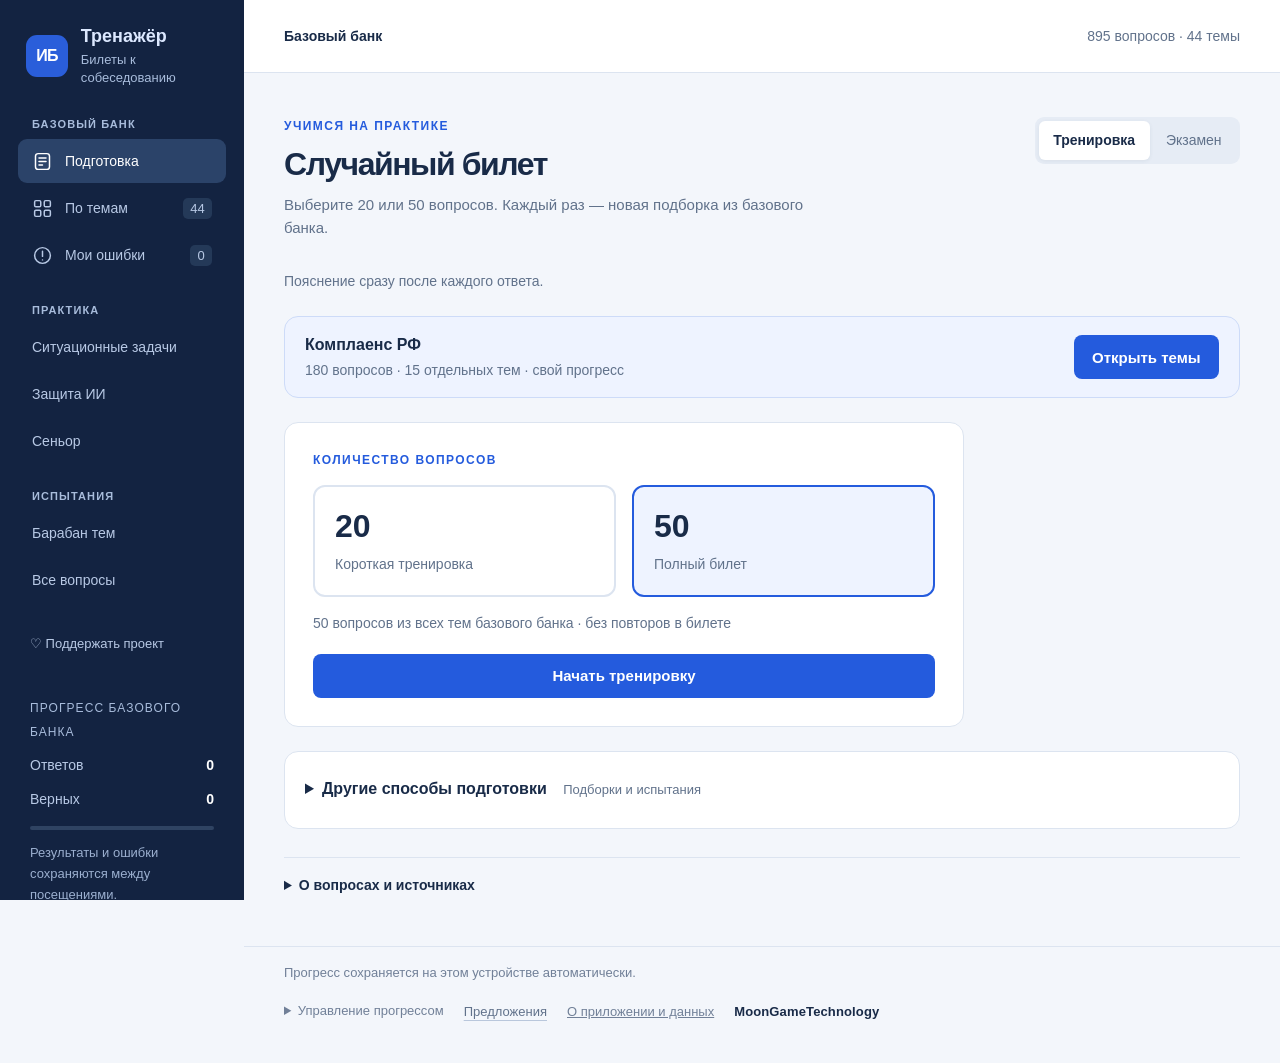
<file: index.html>
<!doctype html>
<html lang="ru">
<head>
  <meta charset="utf-8">
  <meta name="viewport" content="width=device-width, initial-scale=1, viewport-fit=cover">
  <meta name="theme-color" content="#132341">
  <meta name="description" content="Тренажёр по информационной безопасности: 1015 вопросов, инструменты ИБ, темы OSI, законодательства РФ и GDPR, задания по материалам собеседований и сертификаций, случайные билеты по 20 или 50 вопросов с сохранением прогресса.">
  <title>ИБ · Тренажёр билетов</title>
  <link rel="icon" type="image/svg+xml" href="data:image/svg+xml,%3Csvg xmlns='http://www.w3.org/2000/svg' viewBox='0 0 32 32'%3E%3Crect width='32' height='32' rx='8' fill='%23132341'/%3E%3Cpath d='M9 16l5 5 10-11' fill='none' stroke='%2371b6ff' stroke-width='3' stroke-linecap='round' stroke-linejoin='round'/%3E%3C/svg%3E">
  <link rel="stylesheet" href="./style.css">
  <link rel="stylesheet" href="./feedback.css">
  <script src="./feedback.js" defer></script>
  <script src="./glossary.js" defer></script>
  <script src="./compliance-glossary.js" defer></script>
  <script src="./basic-bank.js" defer></script>
  <script src="./app.js" defer></script>
</head>
<body>
  <a class="skip-link" href="#main">К вопросам</a>
  <div class="app-shell">
    <aside class="sidebar" aria-label="Навигация">
      <a class="brand" href="#" id="brand"><span class="brand-mark" aria-hidden="true">ИБ</span><span>Тренажёр<span class="brand-sub">Билеты к собеседованию</span></span></a>
<details class="mode-menu" open><summary>Режимы <span>Случайный билет</span></summary><div class="mode-menu-content">      <nav class="navigation primary-navigation" aria-label="Базовый банк"><span class="nav-group-label">Базовый банк</span>
        <button class="nav-item active" data-page="tickets" aria-current="page"><span data-icon="tickets" aria-hidden="true"></span><span>Подготовка</span><span class="nav-count sr-only" id="ticket-count">…</span></button>
        <button class="nav-item" data-page="topics"><span data-icon="topics" aria-hidden="true"></span><span>По темам</span><span class="nav-count" id="topic-count">…</span></button>
        <button class="nav-item" data-page="mistakes"><span data-icon="mistakes" aria-hidden="true"></span><span>Мои ошибки</span><span class="nav-count" id="mistake-count">0</span></button>
      </nav><nav class="navigation" aria-label="Практика"><span class="nav-group-label">Практика</span><a class="nav-item" href="./scenarios.html">Ситуационные задачи</a><a class="nav-item" href="./ai-security.html">Защита ИИ</a><a class="nav-item" href="./senior.html">Сеньор</a></nav><nav class="navigation" aria-label="Испытания"><span class="nav-group-label">Испытания</span><a class="nav-item" href="./topic-wheel.html">Барабан тем</a><a class="nav-item" href="./all-questions.html">Все вопросы</a></nav></div></details>
      <a class="support-link" href="./support.html">♡ Поддержать проект</a>
      <div class="session-stats">
        <span class="sidebar-label">Прогресс базового банка</span>
        <div class="stat-row"><span>Ответов</span><strong id="stat-total">0</strong></div>
        <div class="stat-row"><span>Верных</span><strong id="stat-correct">0</strong></div>
        <div class="stat-track" aria-hidden="true"><span id="stat-bar"></span></div>
        <p id="sidebar-storage-status">Результаты и ошибки сохраняются между посещениями.</p>
      </div>
      <div class="source-note"><span data-icon="document" aria-hidden="true"></span><div>Исходный документ и авторские вопросы по открытым источникам</div></div>
    </aside>
    <div class="workspace">
      <header class="topbar"><span>Базовый банк</span><span class="dataset-info" id="dataset-info">Загружаем базу…</span></header>
      <main id="main" tabindex="-1"><div class="loading">Загружаем вопросы…</div></main>
      <footer class="footer"><span id="storage-status" role="status">Прогресс сохраняется на этом устройстве автоматически.</span><details class="progress-settings"><summary>Управление прогрессом</summary><button class="button ghost" id="reset-progress">Сбросить прогресс</button></details><button type="button" class="footer-feedback" data-question-feedback="suggestion">Предложения</button><a href="./privacy.html">О приложении и данных</a><span class="footer-brand">MoonGameTechnology</span></footer>
    </div>
  </div>
  <dialog id="term-dialog" class="term-dialog" aria-labelledby="term-title" aria-describedby="term-description">
    <div class="term-heading"><div><span class="eyebrow">Простыми словами</span><h2 id="term-title"></h2></div><button type="button" class="term-close" id="term-close" aria-label="Закрыть пояснение"><svg viewBox="0 0 24 24" fill="none" stroke="currentColor" stroke-width="2" aria-hidden="true"><path d="m6 6 12 12M18 6 6 18"/></svg></button></div>
    <p id="term-description"></p>
    <div class="term-example"><strong>Например</strong><p id="term-example"></p></div>
  </dialog>
  <dialog id="confirm-dialog" aria-labelledby="dialog-title">
    <h2 id="dialog-title"></h2><p id="dialog-message"></p>
    <div class="dialog-actions"><button class="button secondary" id="dialog-cancel">Продолжить</button><button class="button primary" id="dialog-ok">Завершить</button></div>
  </dialog>
  <div class="sr-only" id="announcement" aria-live="polite" aria-atomic="true"></div>
  <script>
    (() => {
      const menu = document.querySelector('.mode-menu');
      const mobile = matchMedia('(max-width: 800px)');
      const syncMenu = () => { menu.open = !mobile.matches; };
      syncMenu();
      mobile.addEventListener('change', syncMenu);
      menu.addEventListener('click', event => {
        if (mobile.matches && event.target.closest('[data-page]')) menu.open = false;
      });
    })();
  </script>
</body>
</html>
</file>
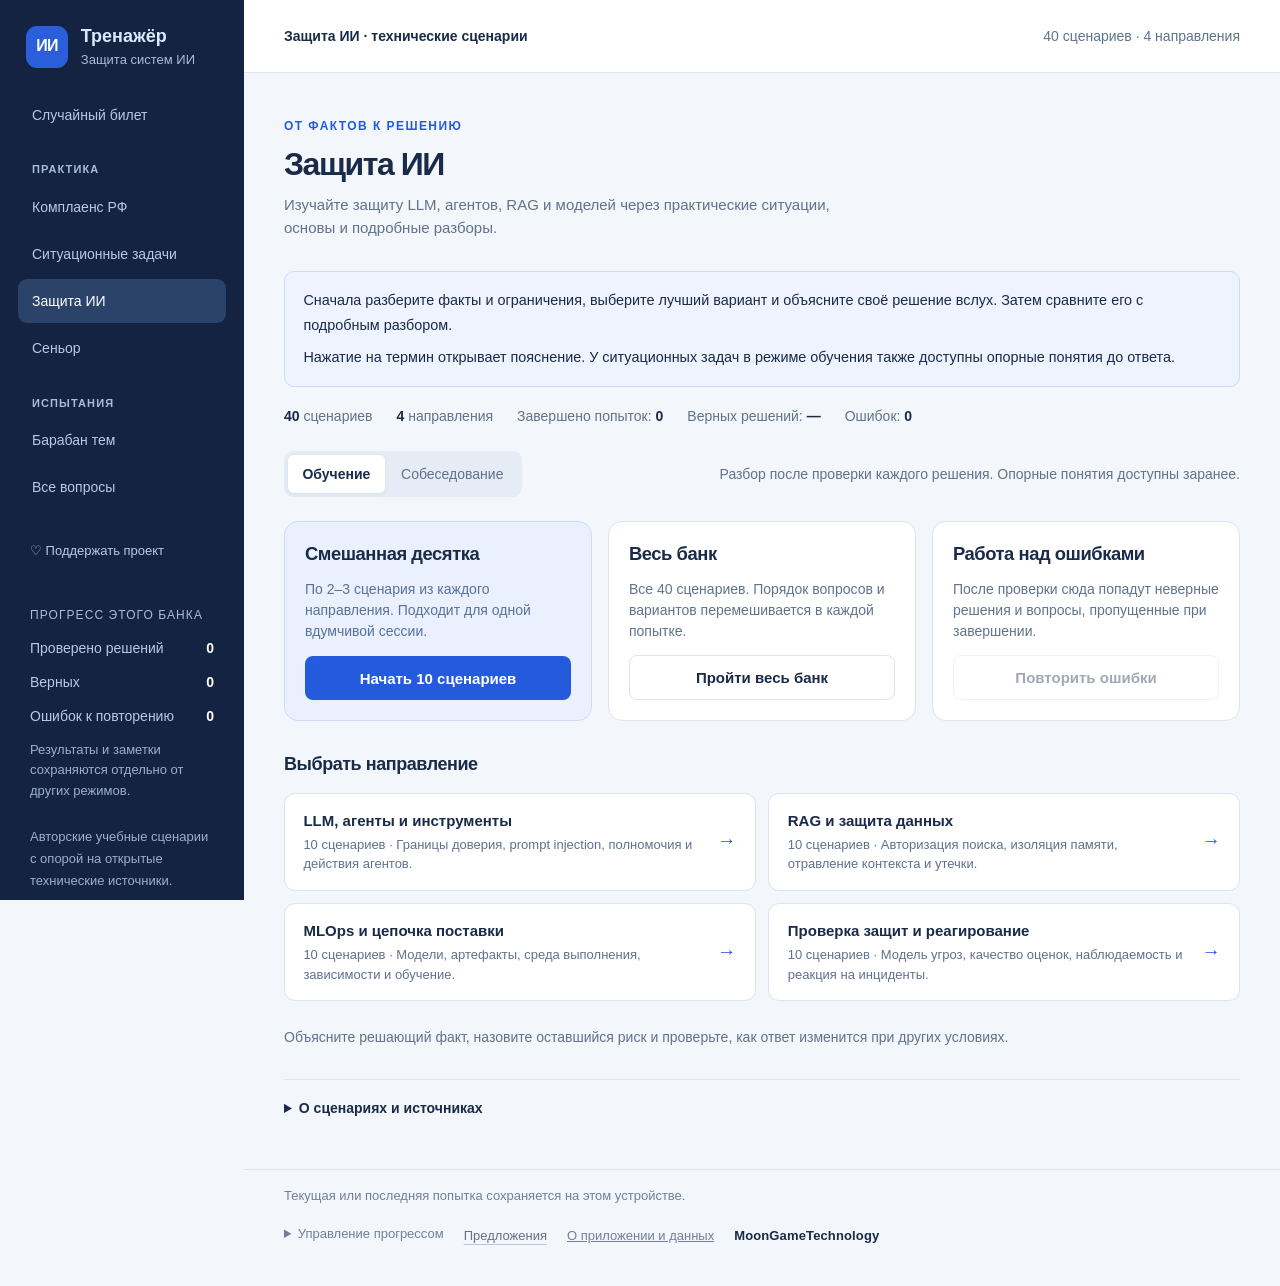
<file: ai-security.html>
<!doctype html>
<html lang="ru">
<head>
  <meta charset="utf-8">
  <meta name="viewport" content="width=device-width, initial-scale=1, viewport-fit=cover">
  <meta name="theme-color" content="#132341">
  <meta name="description" content="Тренажёр по защите систем ИИ: безопасность агентов, RAG, данных и MLOps, оценка защитных мер. Отдельный банк сценариев с подробными объяснениями.">
  <title>Защита ИИ · Тренажёр по ИБ</title>
  <link rel="icon" type="image/svg+xml" href="data:image/svg+xml,%3Csvg xmlns='http://www.w3.org/2000/svg' viewBox='0 0 32 32'%3E%3Crect width='32' height='32' rx='8' fill='%23132341'/%3E%3Cpath d='M9 16l5 5 10-11' fill='none' stroke='%2371b6ff' stroke-width='3' stroke-linecap='round' stroke-linejoin='round'/%3E%3C/svg%3E">
  <link rel="stylesheet" href="./style.css">
  <link rel="stylesheet" href="./case-trainer.css">
  <link rel="stylesheet" href="./feedback.css">
  <script src="./feedback.js" defer></script>
  <script src="./glossary.js" defer></script>
  <script src="./case-trainer.js" defer></script>
</head>
<body data-bank="ai-security">
  <a class="skip-link" href="#main">К сценариям</a>
  <div class="app-shell">
    <aside class="sidebar" aria-label="Навигация">
      <a class="brand" href="./index.html"><span class="brand-mark" aria-hidden="true">ИИ</span><span>Тренажёр<span class="brand-sub">Защита систем ИИ</span></span></a>
<details class="mode-menu" open><summary>Режимы <span>Защита ИИ</span></summary><div class="mode-menu-content"><nav class="navigation primary-navigation" aria-label="Базовая подготовка"><a class="nav-item" href="./index.html">Случайный билет</a></nav><nav class="navigation" aria-label="Практика"><span class="nav-group-label">Практика</span><a class="nav-item" href="./compliance.html">Комплаенс РФ</a><a class="nav-item" href="./scenarios.html">Ситуационные задачи</a><a class="nav-item active" href="./ai-security.html" aria-current="page">Защита ИИ</a><a class="nav-item" href="./senior.html">Сеньор</a></nav><nav class="navigation" aria-label="Испытания"><span class="nav-group-label">Испытания</span><a class="nav-item" href="./topic-wheel.html">Барабан тем</a><a class="nav-item" href="./all-questions.html">Все вопросы</a></nav></div></details>
      <a class="support-link" href="./support.html">♡ Поддержать проект</a>
      <div class="session-stats">
        <span class="sidebar-label">Прогресс этого банка</span>
        <div class="stat-row"><span>Проверено решений</span><strong id="stat-total">0</strong></div>
        <div class="stat-row"><span>Верных</span><strong id="stat-correct">0</strong></div>
        <div class="stat-row"><span>Ошибок к повторению</span><strong id="stat-errors">0</strong></div>
        <p>Результаты и заметки сохраняются отдельно от других режимов.</p>
      </div>
      <div class="source-note">Авторские учебные сценарии с опорой на открытые технические источники.</div>
    </aside>
    <div class="workspace">
      <header class="topbar"><span>Защита ИИ · технические сценарии</span><span class="dataset-info" id="dataset-info">Загружаем банк…</span></header>
      <main id="main" tabindex="-1"><div class="loading" role="status">Загружаем сценарии…</div></main>
      <footer class="footer"><span id="storage-status" role="status">Прогресс сохраняется на этом устройстве.</span><details class="progress-settings"><summary>Управление прогрессом</summary><button class="button ghost" id="reset-progress" disabled>Сбросить этот банк</button></details><button type="button" class="footer-feedback" data-question-feedback="suggestion">Предложения</button><a href="./privacy.html">О приложении и данных</a><span class="footer-brand">MoonGameTechnology</span></footer>
    </div>
  </div>
  <dialog id="term-dialog" class="term-dialog" aria-labelledby="term-title" aria-describedby="term-description">
    <div class="term-heading"><div><span class="eyebrow">Простыми словами</span><h2 id="term-title"></h2></div><button type="button" class="term-close" id="term-close" aria-label="Закрыть пояснение"><svg viewBox="0 0 24 24" fill="none" stroke="currentColor" stroke-width="2" aria-hidden="true"><path d="m6 6 12 12M18 6 6 18"/></svg></button></div>
    <p id="term-description"></p>
    <div class="term-example"><strong>Например</strong><p id="term-example"></p></div>
  </dialog>
  <dialog id="confirm-dialog" aria-labelledby="dialog-title" aria-describedby="dialog-message">
    <h2 id="dialog-title"></h2><p id="dialog-message"></p>
    <div class="dialog-actions"><button class="button secondary" id="dialog-cancel" autofocus>Отмена</button><button class="button primary" id="dialog-ok">Подтвердить</button></div>
  </dialog>
  <div class="sr-only" id="announcement" aria-live="polite" aria-atomic="true"></div>
  <script>
    (() => {
      const menu = document.querySelector('.mode-menu');
      const mobile = matchMedia('(max-width: 800px)');
      const syncMenu = () => { menu.open = !mobile.matches; };
      syncMenu();
      mobile.addEventListener('change', syncMenu);
      menu.addEventListener('click', event => {
        if (mobile.matches && event.target.closest('[data-page]')) menu.open = false;
      });
    })();
  </script>
</body>
</html>
</file>
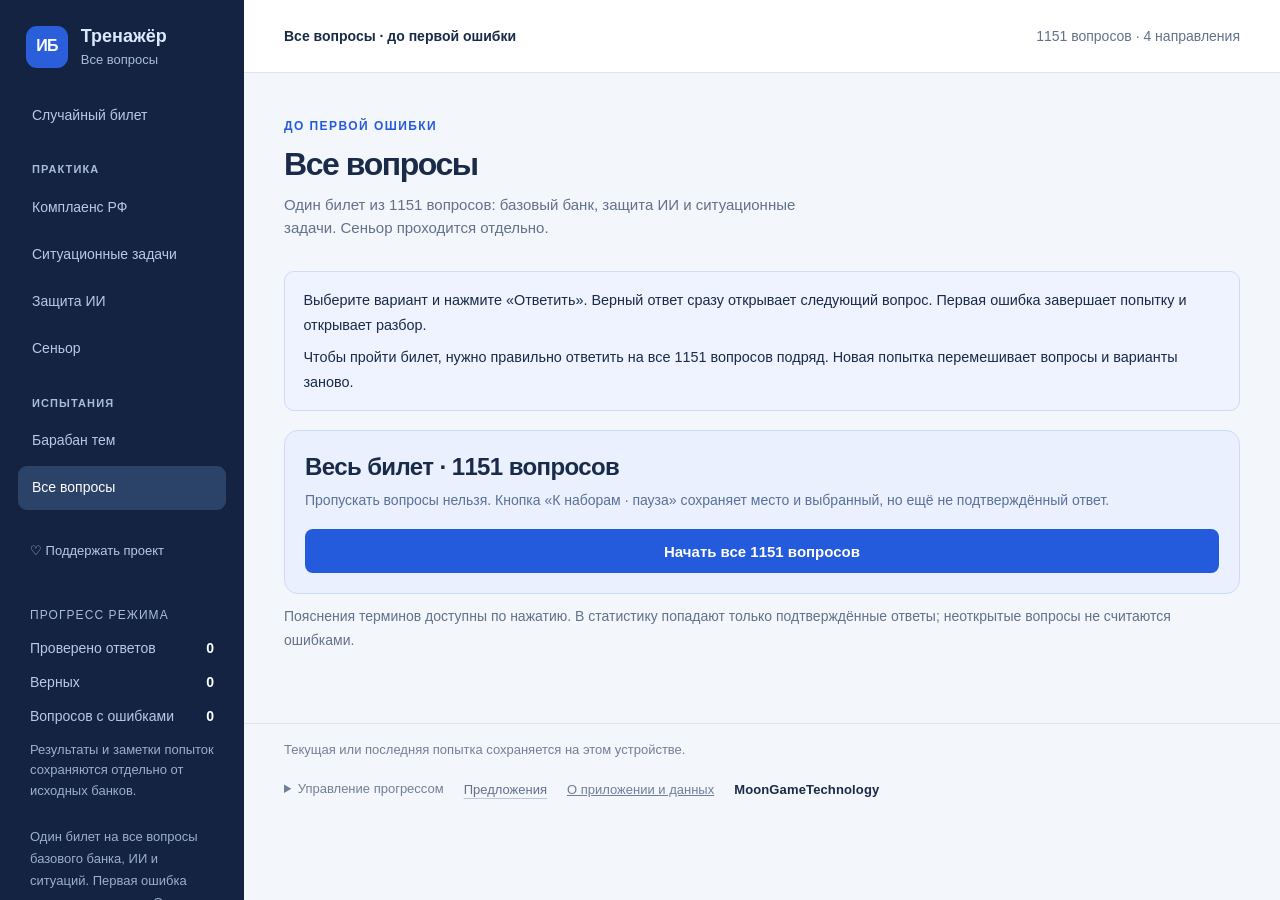
<file: all-questions.html>
<!doctype html>
<html lang="ru">
<head>
  <meta charset="utf-8">
  <meta name="viewport" content="width=device-width, initial-scale=1, viewport-fit=cover">
  <meta name="theme-color" content="#132341">
  <meta name="description" content="Все вопросы по информационной безопасности: базовый банк, комплаенс РФ, защита ИИ и ситуационные задачи по MITRE ATT&CK, OWASP и CVE. Один билет до первой ошибки, перемешивание каждой попытки, сохранение прогресса и пояснения терминов. Сеньор доступен отдельно.">
  <title>Все вопросы · Тренажёр по ИБ</title>
  <link rel="icon" type="image/svg+xml" href="data:image/svg+xml,%3Csvg xmlns='http://www.w3.org/2000/svg' viewBox='0 0 32 32'%3E%3Crect width='32' height='32' rx='8' fill='%23132341'/%3E%3Cpath d='M9 16l5 5 10-11' fill='none' stroke='%2371b6ff' stroke-width='3' stroke-linecap='round' stroke-linejoin='round'/%3E%3C/svg%3E">
  <link rel="stylesheet" href="./style.css">
  <link rel="stylesheet" href="./case-trainer.css">
  <link rel="stylesheet" href="./feedback.css">
  <script src="./feedback.js" defer></script>
  <script src="./glossary.js" defer></script>
  <script src="./compliance-glossary.js" defer></script>
  <script src="./basic-bank.js" defer></script>
  <script src="./all-questions.js" defer></script>
  <script src="./case-trainer.js" defer></script>
</head>
<body data-bank="all-questions">
  <a class="skip-link" href="#main">К вопросам</a>
  <div class="app-shell">
    <aside class="sidebar" aria-label="Навигация">
      <a class="brand" href="./index.html"><span class="brand-mark" aria-hidden="true">ИБ</span><span>Тренажёр<span class="brand-sub">Все вопросы</span></span></a>
<details class="mode-menu" open><summary>Режимы <span>Все вопросы</span></summary><div class="mode-menu-content"><nav class="navigation primary-navigation" aria-label="Базовая подготовка"><a class="nav-item" href="./index.html">Случайный билет</a></nav><nav class="navigation" aria-label="Практика"><span class="nav-group-label">Практика</span><a class="nav-item" href="./compliance.html">Комплаенс РФ</a><a class="nav-item" href="./scenarios.html">Ситуационные задачи</a><a class="nav-item" href="./ai-security.html">Защита ИИ</a><a class="nav-item" href="./senior.html">Сеньор</a></nav><nav class="navigation" aria-label="Испытания"><span class="nav-group-label">Испытания</span><a class="nav-item" href="./topic-wheel.html">Барабан тем</a><a class="nav-item active" href="./all-questions.html" aria-current="page">Все вопросы</a></nav></div></details>
      <a class="support-link" href="./support.html">♡ Поддержать проект</a>
      <div class="session-stats">
        <span class="sidebar-label">Прогресс режима</span>
        <div class="stat-row"><span>Проверено ответов</span><strong id="stat-total">0</strong></div>
        <div class="stat-row"><span>Верных</span><strong id="stat-correct">0</strong></div>
        <div class="stat-row"><span>Вопросов с ошибками</span><strong id="stat-errors">0</strong></div>
        <p>Результаты и заметки попыток сохраняются отдельно от исходных банков.</p>
      </div>
      <div class="source-note">Один билет на все вопросы базового банка, ИИ и ситуаций. Первая ошибка завершает попытку. Сеньор доступен отдельно.</div>
    </aside>
    <div class="workspace">
      <header class="topbar"><span>Все вопросы · до первой ошибки</span><span class="dataset-info" id="dataset-info">Загружаем подборку…</span></header>
      <main id="main" tabindex="-1"><div class="loading" role="status">Загружаем все вопросы…</div></main>
      <footer class="footer"><span id="storage-status" role="status">Прогресс сохраняется на этом устройстве.</span><details class="progress-settings"><summary>Управление прогрессом</summary><button class="button ghost" id="reset-progress" disabled>Сбросить прогресс режима</button></details><button type="button" class="footer-feedback" data-question-feedback="suggestion">Предложения</button><a href="./privacy.html">О приложении и данных</a><span class="footer-brand">MoonGameTechnology</span></footer>
    </div>
  </div>
  <dialog id="term-dialog" class="term-dialog" aria-labelledby="term-title" aria-describedby="term-description">
    <div class="term-heading"><div><span class="eyebrow">Простыми словами</span><h2 id="term-title"></h2></div><button type="button" class="term-close" id="term-close" aria-label="Закрыть пояснение"><svg viewBox="0 0 24 24" fill="none" stroke="currentColor" stroke-width="2" aria-hidden="true"><path d="m6 6 12 12M18 6 6 18"/></svg></button></div>
    <p id="term-description"></p>
    <div class="term-example"><strong>Например</strong><p id="term-example"></p></div>
  </dialog>
  <dialog id="confirm-dialog" aria-labelledby="dialog-title" aria-describedby="dialog-message">
    <h2 id="dialog-title"></h2><p id="dialog-message"></p>
    <div class="dialog-actions"><button class="button secondary" id="dialog-cancel" autofocus>Отмена</button><button class="button primary" id="dialog-ok">Подтвердить</button></div>
  </dialog>
  <div class="sr-only" id="announcement" aria-live="polite" aria-atomic="true"></div>
  <script>
    (() => {
      const menu = document.querySelector('.mode-menu');
      const mobile = matchMedia('(max-width: 800px)');
      const syncMenu = () => { menu.open = !mobile.matches; };
      syncMenu();
      mobile.addEventListener('change', syncMenu);
      menu.addEventListener('click', event => {
        if (mobile.matches && event.target.closest('[data-page]')) menu.open = false;
      });
    })();
  </script>
</body>
</html>
</file>
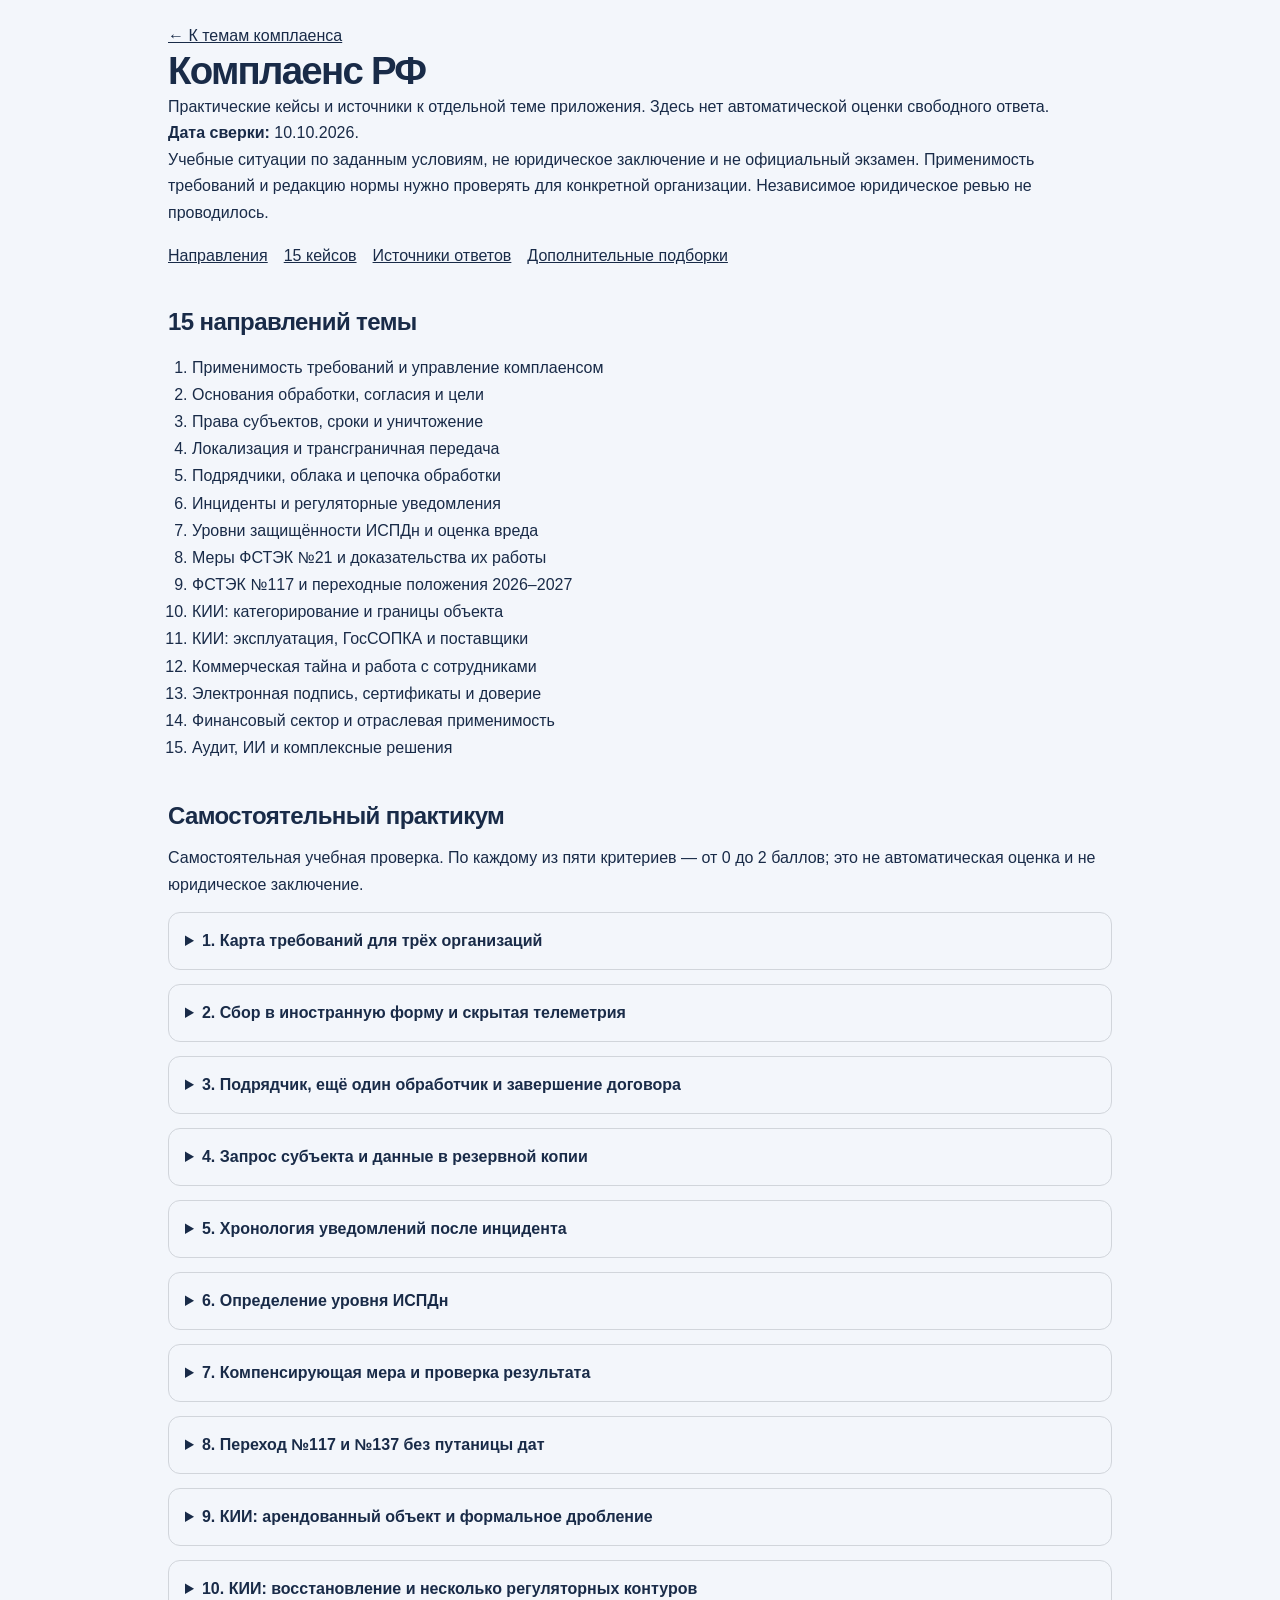
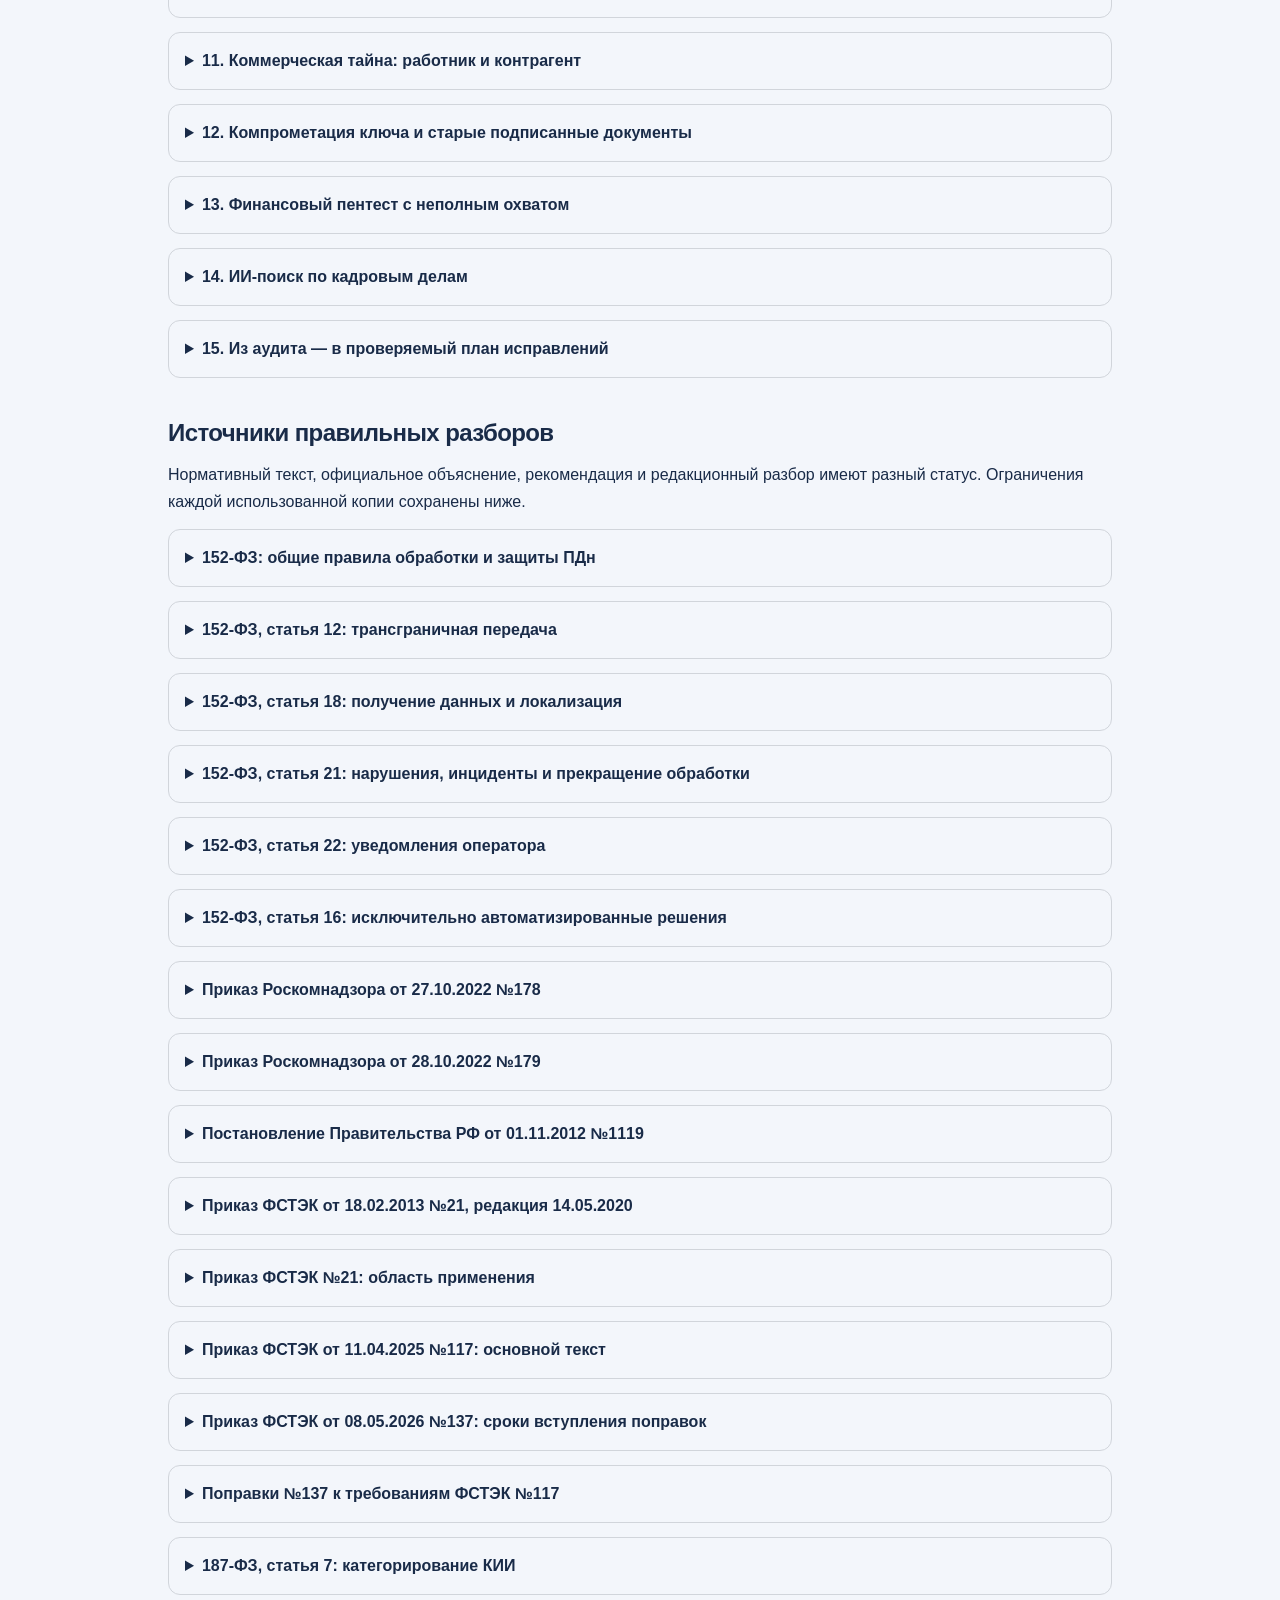
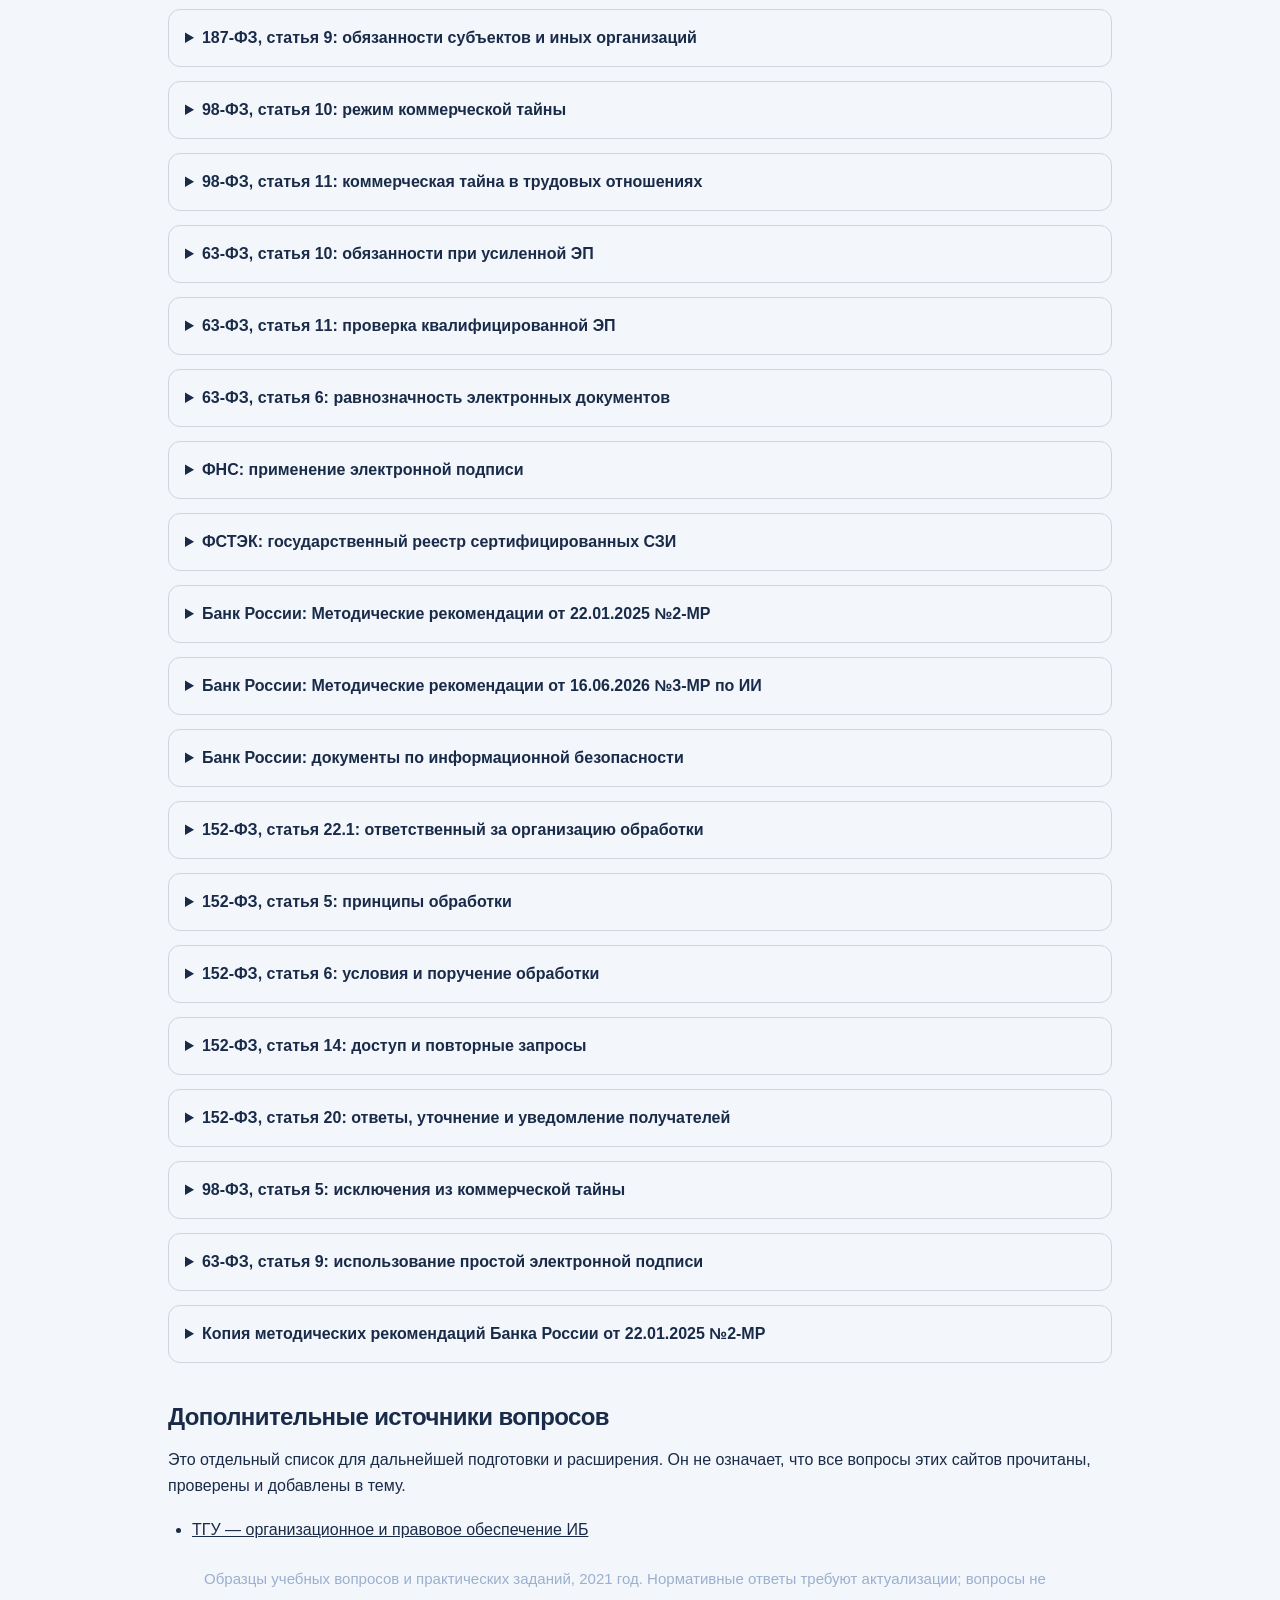
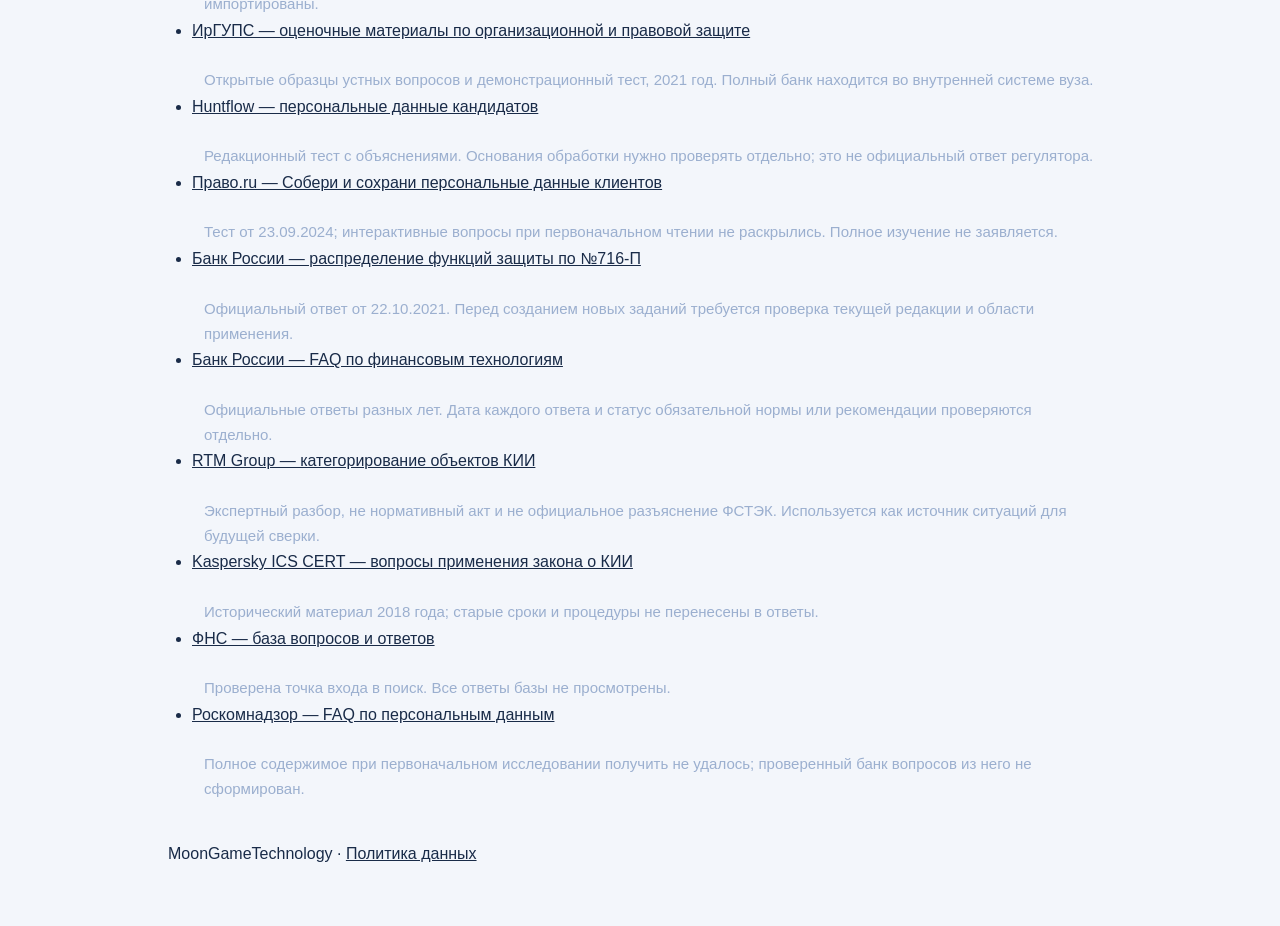
<file: compliance-materials.html>
<!doctype html>
<html lang="ru">
<head>
  <meta charset="utf-8">
  <meta name="viewport" content="width=device-width, initial-scale=1">
  <meta name="color-scheme" content="dark light">
  <title>Комплаенс РФ — практикум и источники</title>
  <link rel="stylesheet" href="./style.css">
  <style>
    .compliance-main{max-width:980px;margin:0 auto;padding:24px 18px 60px;overflow-wrap:anywhere}
    .compliance-main h1{font-size:clamp(1.6rem,5vw,2.4rem)}
    .compliance-main h2{margin:1.6em 0 .6em}.compliance-main p{line-height:1.65}
    .compliance-main details{margin:14px 0;padding:16px;border:1px solid var(--border,#d1d5db);border-radius:12px}
    .compliance-main summary{cursor:pointer;font-weight:600;line-height:1.5}
    .compliance-main a{overflow-wrap:anywhere}.compliance-main ul,.compliance-main ol{padding-left:24px;line-height:1.7}
    .compliance-main .practice-text{white-space:pre-line}.compliance-main .source-note{font-size:.94rem}
    .compliance-main nav{display:flex;gap:16px;flex-wrap:wrap;margin:18px 0}
    .compliance-main footer{margin-top:40px}
  </style>
  <script src="./compliance-materials.js" defer></script>
</head>
<body>
  <main id="main" class="compliance-main" tabindex="-1">
    <a href="./compliance.html">← К темам комплаенса</a>
    <h1>Комплаенс РФ</h1>
    <p>Практические кейсы и источники к отдельной теме приложения. Здесь нет автоматической оценки свободного ответа.</p>
    <div id="compliance-content" role="status">Загрузка материалов…</div>
    <footer>MoonGameTechnology · <a href="./privacy.html">Политика данных</a></footer>
  </main>
</body>
</html>
</file>
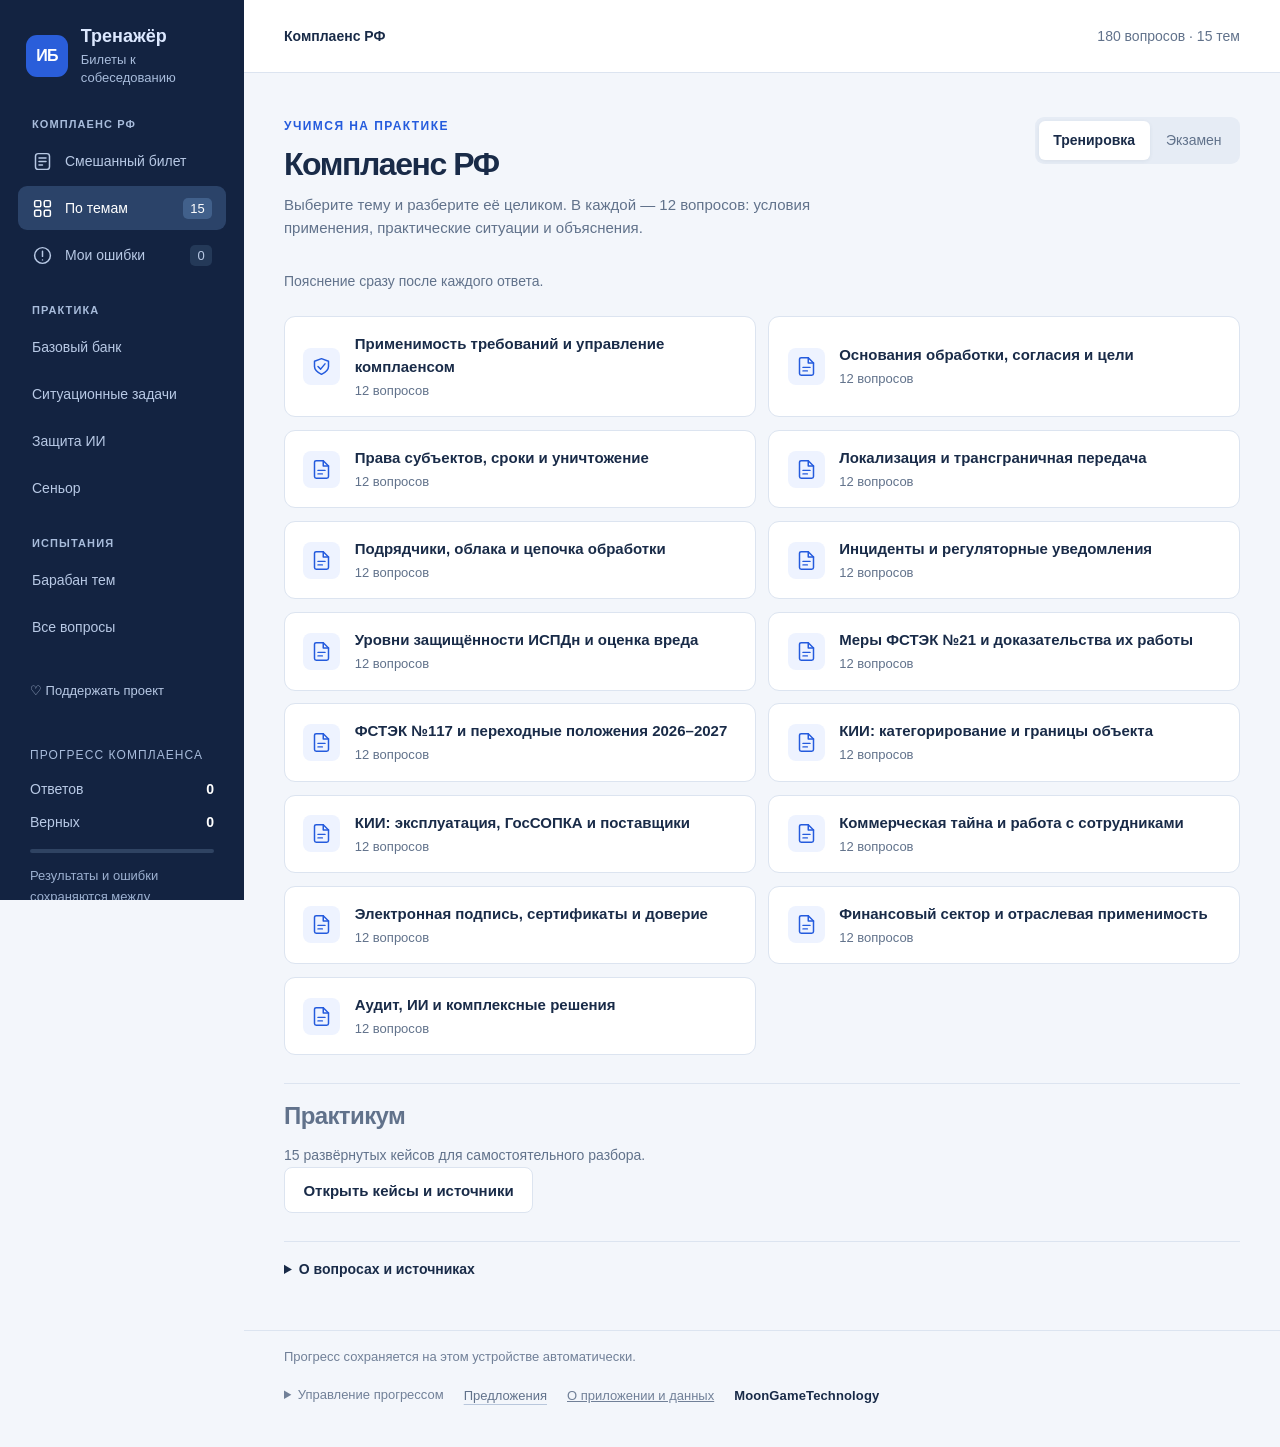
<file: compliance.html>
<!doctype html>
<html lang="ru">
<head>
  <meta charset="utf-8">
  <meta name="viewport" content="width=device-width, initial-scale=1, viewport-fit=cover">
  <meta name="theme-color" content="#132341">
  <meta name="description" content="Комплаенс РФ: 180 вопросов по 15 темам, тренировка и экзамен, смешанные билеты, работа над ошибками и практические кейсы.">
  <title>Комплаенс РФ · Темы и вопросы</title>
  <link rel="icon" type="image/svg+xml" href="data:image/svg+xml,%3Csvg xmlns='http://www.w3.org/2000/svg' viewBox='0 0 32 32'%3E%3Crect width='32' height='32' rx='8' fill='%23132341'/%3E%3Cpath d='M9 16l5 5 10-11' fill='none' stroke='%2371b6ff' stroke-width='3' stroke-linecap='round' stroke-linejoin='round'/%3E%3C/svg%3E">
  <link rel="stylesheet" href="./style.css">
  <link rel="stylesheet" href="./feedback.css">
  <script src="./feedback.js" defer></script>
  <script src="./glossary.js" defer></script>
  <script src="./compliance-glossary.js" defer></script>
  <script src="./basic-bank.js" defer></script>
  <script src="./app.js" defer></script>
</head>
<body data-bank="compliance">
  <a class="skip-link" href="#main">К вопросам</a>
  <div class="app-shell">
    <aside class="sidebar" aria-label="Навигация">
      <a class="brand" href="#" id="brand"><span class="brand-mark" aria-hidden="true">ИБ</span><span>Тренажёр<span class="brand-sub">Билеты к собеседованию</span></span></a>
<details class="mode-menu" open><summary>Режимы <span>Темы комплаенса</span></summary><div class="mode-menu-content">      <nav class="navigation primary-navigation" aria-label="Комплаенс РФ"><span class="nav-group-label">Комплаенс РФ</span>
        <button class="nav-item" data-page="tickets"><span data-icon="tickets" aria-hidden="true"></span><span>Смешанный билет</span><span class="nav-count sr-only" id="ticket-count">…</span></button>
        <button class="nav-item active" data-page="topics" aria-current="page"><span data-icon="topics" aria-hidden="true"></span><span>По темам</span><span class="nav-count" id="topic-count">…</span></button>
        <button class="nav-item" data-page="mistakes"><span data-icon="mistakes" aria-hidden="true"></span><span>Мои ошибки</span><span class="nav-count" id="mistake-count">0</span></button>
      </nav><nav class="navigation" aria-label="Практика"><span class="nav-group-label">Практика</span><a class="nav-item" href="./index.html">Базовый банк</a><a class="nav-item" href="./scenarios.html">Ситуационные задачи</a><a class="nav-item" href="./ai-security.html">Защита ИИ</a><a class="nav-item" href="./senior.html">Сеньор</a></nav><nav class="navigation" aria-label="Испытания"><span class="nav-group-label">Испытания</span><a class="nav-item" href="./topic-wheel.html">Барабан тем</a><a class="nav-item" href="./all-questions.html">Все вопросы</a></nav></div></details>
      <a class="support-link" href="./support.html">♡ Поддержать проект</a>
      <div class="session-stats">
        <span class="sidebar-label">Прогресс комплаенса</span>
        <div class="stat-row"><span>Ответов</span><strong id="stat-total">0</strong></div>
        <div class="stat-row"><span>Верных</span><strong id="stat-correct">0</strong></div>
        <div class="stat-track" aria-hidden="true"><span id="stat-bar"></span></div>
        <p id="sidebar-storage-status">Результаты и ошибки сохраняются между посещениями.</p>
      </div>
      <div class="source-note"><span data-icon="document" aria-hidden="true"></span><div>Учебные вопросы по нормам РФ и рекомендуемым практикам</div></div>
    </aside>
    <div class="workspace">
      <header class="topbar"><span>Комплаенс РФ</span><span class="dataset-info" id="dataset-info">Загружаем базу…</span></header>
      <main id="main" tabindex="-1"><div class="loading">Загружаем вопросы…</div></main>
      <footer class="footer"><span id="storage-status" role="status">Прогресс сохраняется на этом устройстве автоматически.</span><details class="progress-settings"><summary>Управление прогрессом</summary><button class="button ghost" id="reset-progress">Сбросить прогресс</button></details><button type="button" class="footer-feedback" data-question-feedback="suggestion">Предложения</button><a href="./privacy.html">О приложении и данных</a><span class="footer-brand">MoonGameTechnology</span></footer>
    </div>
  </div>
  <dialog id="term-dialog" class="term-dialog" aria-labelledby="term-title" aria-describedby="term-description">
    <div class="term-heading"><div><span class="eyebrow">Простыми словами</span><h2 id="term-title"></h2></div><button type="button" class="term-close" id="term-close" aria-label="Закрыть пояснение"><svg viewBox="0 0 24 24" fill="none" stroke="currentColor" stroke-width="2" aria-hidden="true"><path d="m6 6 12 12M18 6 6 18"/></svg></button></div>
    <p id="term-description"></p>
    <div class="term-example"><strong>Например</strong><p id="term-example"></p></div>
  </dialog>
  <dialog id="confirm-dialog" aria-labelledby="dialog-title">
    <h2 id="dialog-title"></h2><p id="dialog-message"></p>
    <div class="dialog-actions"><button class="button secondary" id="dialog-cancel">Продолжить</button><button class="button primary" id="dialog-ok">Завершить</button></div>
  </dialog>
  <div class="sr-only" id="announcement" aria-live="polite" aria-atomic="true"></div>
  <script>
    (() => {
      const menu = document.querySelector('.mode-menu');
      const mobile = matchMedia('(max-width: 800px)');
      const syncMenu = () => { menu.open = !mobile.matches; };
      syncMenu();
      mobile.addEventListener('change', syncMenu);
      menu.addEventListener('click', event => {
        if (mobile.matches && event.target.closest('[data-page]')) menu.open = false;
      });
    })();
  </script>
</body>
</html>
</file>
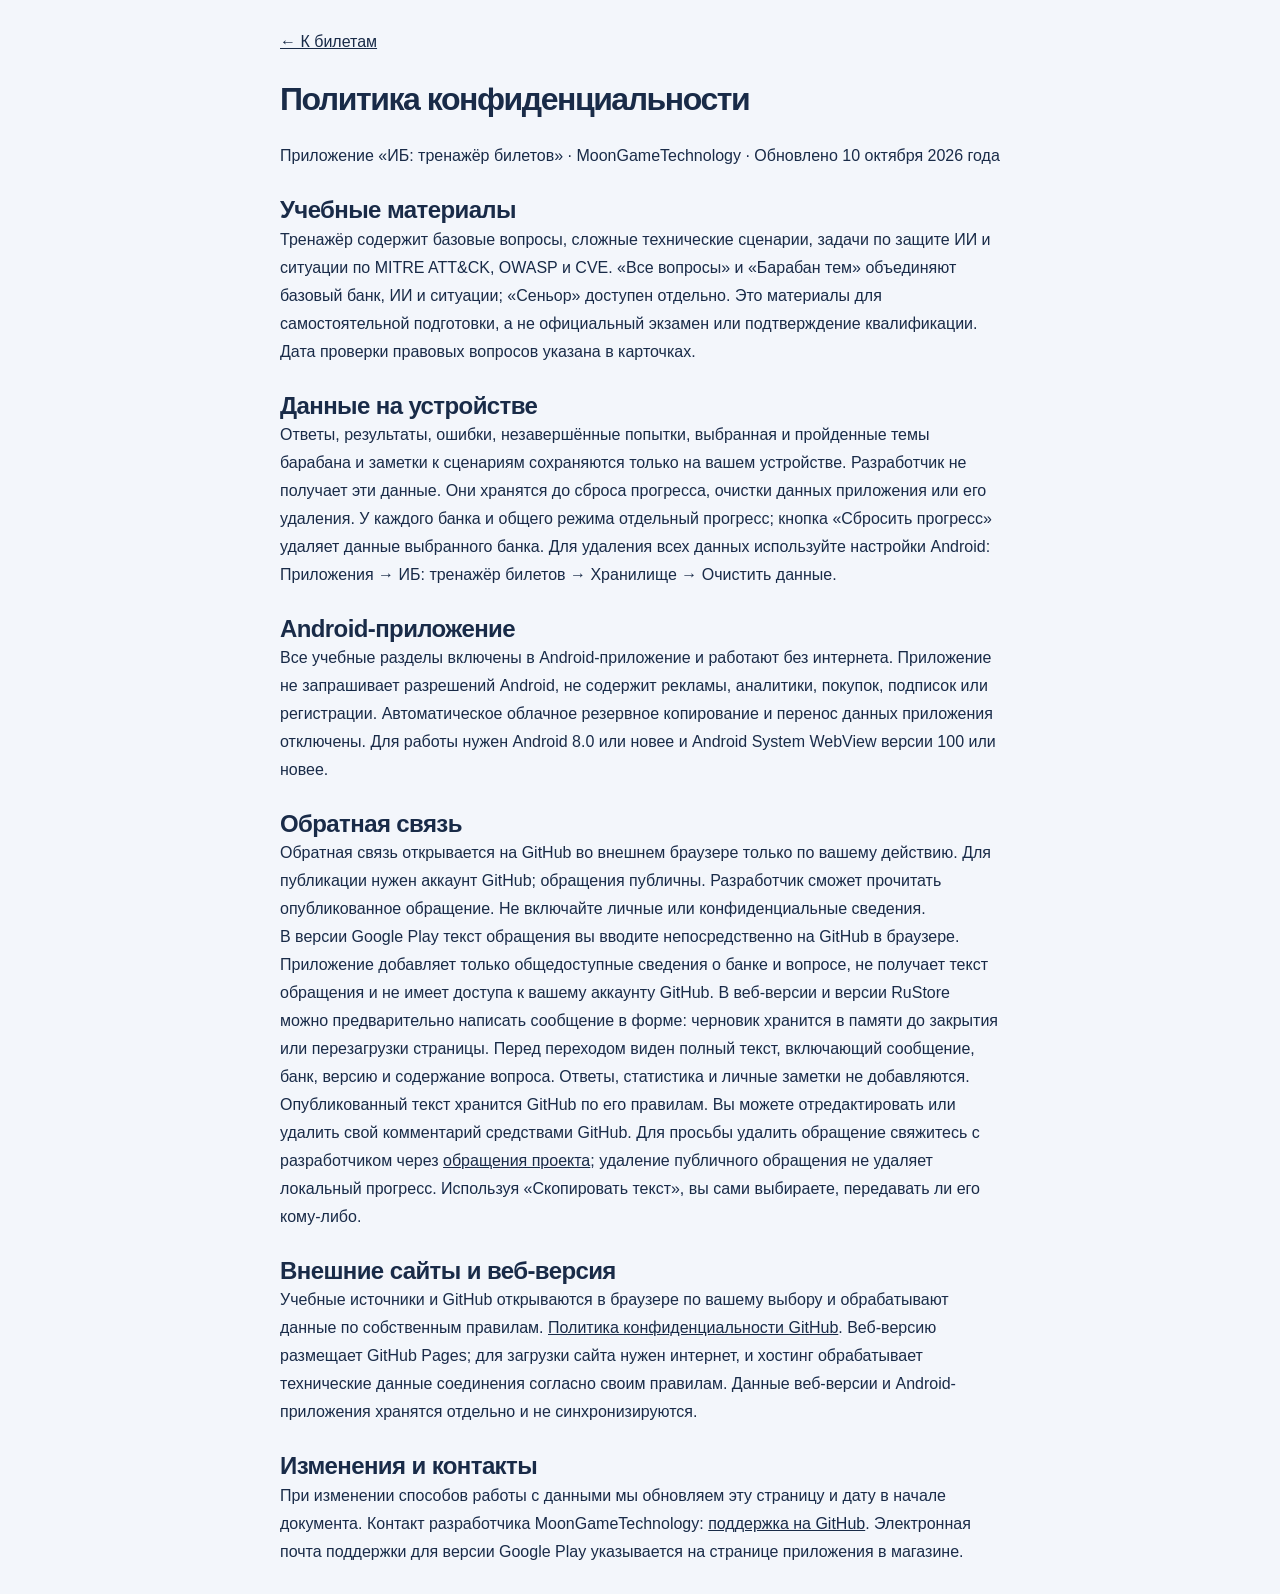
<file: privacy.html>
<!doctype html>
<html lang="ru">
<head>
  <meta charset="utf-8">
  <meta name="viewport" content="width=device-width, initial-scale=1, viewport-fit=cover">
  <title>Политика конфиденциальности · ИБ: тренажёр билетов</title>
  <link rel="stylesheet" href="./style.css">
</head>
<body>
  <main class="privacy-page" style="max-width:760px;margin:auto;padding:28px 20px;line-height:1.75">
    <a href="./index.html">← К билетам</a>
    <h1 style="margin:24px 0">Политика конфиденциальности</h1>
    <p>Приложение «ИБ: тренажёр билетов» · MoonGameTechnology · Обновлено 10 октября 2026 года</p>
    <h2 style="margin-top:24px">Учебные материалы</h2>
    <p>Тренажёр содержит базовые вопросы, сложные технические сценарии, задачи по защите ИИ и ситуации по MITRE ATT&amp;CK, OWASP и CVE. «Все вопросы» и «Барабан тем» объединяют базовый банк, ИИ и ситуации; «Сеньор» доступен отдельно. Это материалы для самостоятельной подготовки, а не официальный экзамен или подтверждение квалификации. Дата проверки правовых вопросов указана в карточках.</p>
    <h2 style="margin-top:24px">Данные на устройстве</h2>
    <p>Ответы, результаты, ошибки, незавершённые попытки, выбранная и пройденные темы барабана и заметки к сценариям сохраняются только на вашем устройстве. Разработчик не получает эти данные. Они хранятся до сброса прогресса, очистки данных приложения или его удаления. У каждого банка и общего режима отдельный прогресс; кнопка «Сбросить прогресс» удаляет данные выбранного банка. Для удаления всех данных используйте настройки Android: Приложения → ИБ: тренажёр билетов → Хранилище → Очистить данные.</p>
    <h2 style="margin-top:24px">Android-приложение</h2>
    <p>Все учебные разделы включены в Android-приложение и работают без интернета. Приложение не запрашивает разрешений Android, не содержит рекламы, аналитики, покупок, подписок или регистрации. Автоматическое облачное резервное копирование и перенос данных приложения отключены. Для работы нужен Android 8.0 или новее и Android System WebView версии 100 или новее.</p>
    <h2 style="margin-top:24px">Обратная связь</h2>
    <p>Обратная связь открывается на GitHub во внешнем браузере только по вашему действию. Для публикации нужен аккаунт GitHub; обращения публичны. Разработчик сможет прочитать опубликованное обращение. Не включайте личные или конфиденциальные сведения.</p>
    <p>В версии Google Play текст обращения вы вводите непосредственно на GitHub в браузере. Приложение добавляет только общедоступные сведения о банке и вопросе, не получает текст обращения и не имеет доступа к вашему аккаунту GitHub. В веб-версии и версии RuStore можно предварительно написать сообщение в форме: черновик хранится в памяти до закрытия или перезагрузки страницы. Перед переходом виден полный текст, включающий сообщение, банк, версию и содержание вопроса. Ответы, статистика и личные заметки не добавляются.</p>
    <p>Опубликованный текст хранится GitHub по его правилам. Вы можете отредактировать или удалить свой комментарий средствами GitHub. Для просьбы удалить обращение свяжитесь с разработчиком через <a href="https://github.com/Moonwuk/CS-bilets-ru/issues" rel="noopener noreferrer">обращения проекта</a>; удаление публичного обращения не удаляет локальный прогресс. Используя «Скопировать текст», вы сами выбираете, передавать ли его кому-либо.</p>
    <h2 style="margin-top:24px">Внешние сайты и веб-версия</h2>
    <p>Учебные источники и GitHub открываются в браузере по вашему выбору и обрабатывают данные по собственным правилам. <a href="https://docs.github.com/site-policy/privacy-policies/github-general-privacy-statement" rel="noopener noreferrer">Политика конфиденциальности GitHub</a>. Веб-версию размещает GitHub Pages; для загрузки сайта нужен интернет, и хостинг обрабатывает технические данные соединения согласно своим правилам. Данные веб-версии и Android-приложения хранятся отдельно и не синхронизируются.</p>
    <h2 style="margin-top:24px">Изменения и контакты</h2>
    <p>При изменении способов работы с данными мы обновляем эту страницу и дату в начале документа. Контакт разработчика MoonGameTechnology: <a href="https://github.com/Moonwuk/CS-bilets-ru/issues" rel="noopener noreferrer">поддержка на GitHub</a>. Электронная почта поддержки для версии Google Play указывается на странице приложения в магазине.</p>
  </main>
</body>
</html>
</file>
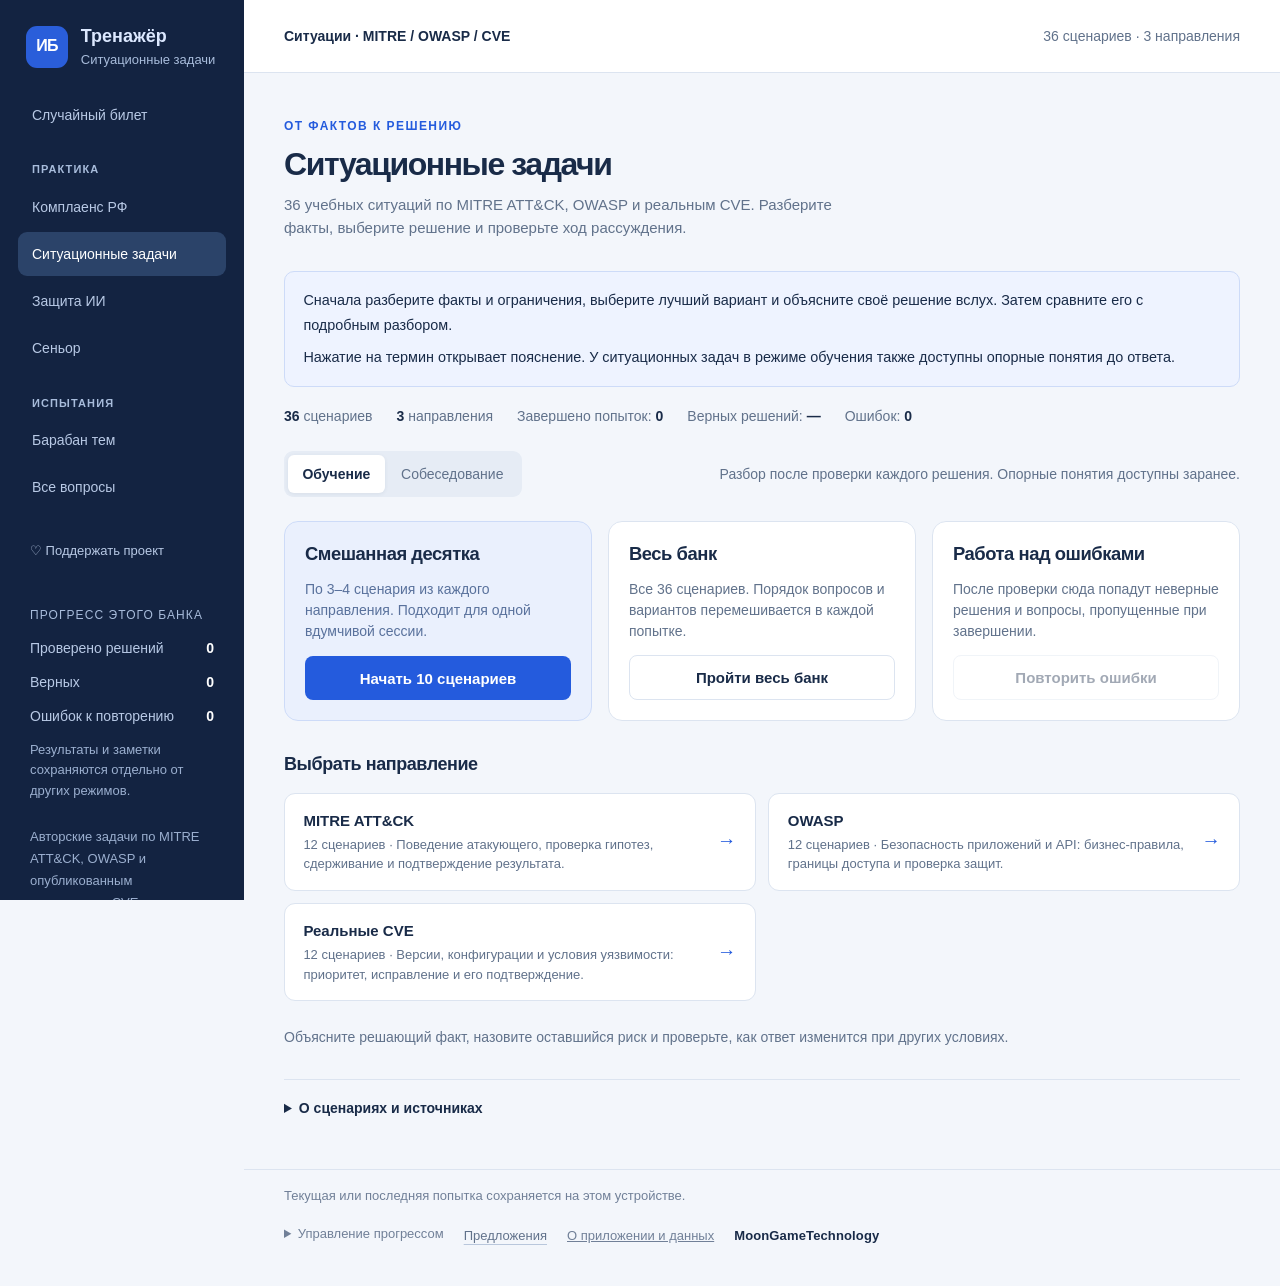
<file: scenarios.html>
<!doctype html>
<html lang="ru">
<head>
  <meta charset="utf-8">
  <meta name="viewport" content="width=device-width, initial-scale=1, viewport-fit=cover">
  <meta name="theme-color" content="#132341">
  <meta name="description" content="36 ситуационных задач по MITRE ATT&CK, OWASP и CVE: анализ фактов, выбор защитных мер и проверка исправлений. Пояснения терминов и подробный разбор каждого решения.">
  <title>Ситуационные задачи · Тренажёр по ИБ</title>
  <link rel="icon" type="image/svg+xml" href="data:image/svg+xml,%3Csvg xmlns='http://www.w3.org/2000/svg' viewBox='0 0 32 32'%3E%3Crect width='32' height='32' rx='8' fill='%23132341'/%3E%3Cpath d='M9 16l5 5 10-11' fill='none' stroke='%2371b6ff' stroke-width='3' stroke-linecap='round' stroke-linejoin='round'/%3E%3C/svg%3E">
  <link rel="stylesheet" href="./style.css">
  <link rel="stylesheet" href="./case-trainer.css">
  <link rel="stylesheet" href="./feedback.css">
  <script src="./feedback.js" defer></script>
  <script src="./glossary.js" defer></script>
  <script src="./case-trainer.js" defer></script>
</head>
<body data-bank="scenarios">
  <a class="skip-link" href="#main">К сценариям</a>
  <div class="app-shell">
    <aside class="sidebar" aria-label="Навигация">
      <a class="brand" href="./index.html"><span class="brand-mark" aria-hidden="true">ИБ</span><span>Тренажёр<span class="brand-sub">Ситуационные задачи</span></span></a>
<details class="mode-menu" open><summary>Режимы <span>Ситуационные задачи</span></summary><div class="mode-menu-content"><nav class="navigation primary-navigation" aria-label="Базовая подготовка"><a class="nav-item" href="./index.html">Случайный билет</a></nav><nav class="navigation" aria-label="Практика"><span class="nav-group-label">Практика</span><a class="nav-item" href="./compliance.html">Комплаенс РФ</a><a class="nav-item active" href="./scenarios.html" aria-current="page">Ситуационные задачи</a><a class="nav-item" href="./ai-security.html">Защита ИИ</a><a class="nav-item" href="./senior.html">Сеньор</a></nav><nav class="navigation" aria-label="Испытания"><span class="nav-group-label">Испытания</span><a class="nav-item" href="./topic-wheel.html">Барабан тем</a><a class="nav-item" href="./all-questions.html">Все вопросы</a></nav></div></details>
      <a class="support-link" href="./support.html">♡ Поддержать проект</a>
      <div class="session-stats">
        <span class="sidebar-label">Прогресс этого банка</span>
        <div class="stat-row"><span>Проверено решений</span><strong id="stat-total">0</strong></div>
        <div class="stat-row"><span>Верных</span><strong id="stat-correct">0</strong></div>
        <div class="stat-row"><span>Ошибок к повторению</span><strong id="stat-errors">0</strong></div>
        <p>Результаты и заметки сохраняются отдельно от других режимов.</p>
      </div>
      <div class="source-note">Авторские задачи по MITRE ATT&CK, OWASP и опубликованным уязвимостям CVE. Первоисточники доступны в разборе.</div>
    </aside>
    <div class="workspace">
      <header class="topbar"><span>Ситуации · MITRE / OWASP / CVE</span><span class="dataset-info" id="dataset-info">Загружаем банк…</span></header>
      <main id="main" tabindex="-1"><div class="loading" role="status">Загружаем сценарии…</div></main>
      <footer class="footer"><span id="storage-status" role="status">Прогресс сохраняется на этом устройстве.</span><details class="progress-settings"><summary>Управление прогрессом</summary><button class="button ghost" id="reset-progress" disabled>Сбросить этот банк</button></details><button type="button" class="footer-feedback" data-question-feedback="suggestion">Предложения</button><a href="./privacy.html">О приложении и данных</a><span class="footer-brand">MoonGameTechnology</span></footer>
    </div>
  </div>
  <dialog id="term-dialog" class="term-dialog" aria-labelledby="term-title" aria-describedby="term-description">
    <div class="term-heading"><div><span class="eyebrow">Простыми словами</span><h2 id="term-title"></h2></div><button type="button" class="term-close" id="term-close" aria-label="Закрыть пояснение"><svg viewBox="0 0 24 24" fill="none" stroke="currentColor" stroke-width="2" aria-hidden="true"><path d="m6 6 12 12M18 6 6 18"/></svg></button></div>
    <p id="term-description"></p>
    <div class="term-example"><strong>Например</strong><p id="term-example"></p></div>
  </dialog>
  <dialog id="confirm-dialog" aria-labelledby="dialog-title" aria-describedby="dialog-message">
    <h2 id="dialog-title"></h2><p id="dialog-message"></p>
    <div class="dialog-actions"><button class="button secondary" id="dialog-cancel" autofocus>Отмена</button><button class="button primary" id="dialog-ok">Подтвердить</button></div>
  </dialog>
  <div class="sr-only" id="announcement" aria-live="polite" aria-atomic="true"></div>
  <script>
    (() => {
      const menu = document.querySelector('.mode-menu');
      const mobile = matchMedia('(max-width: 800px)');
      const syncMenu = () => { menu.open = !mobile.matches; };
      syncMenu();
      mobile.addEventListener('change', syncMenu);
      menu.addEventListener('click', event => {
        if (mobile.matches && event.target.closest('[data-page]')) menu.open = false;
      });
    })();
  </script>
</body>
</html>
</file>
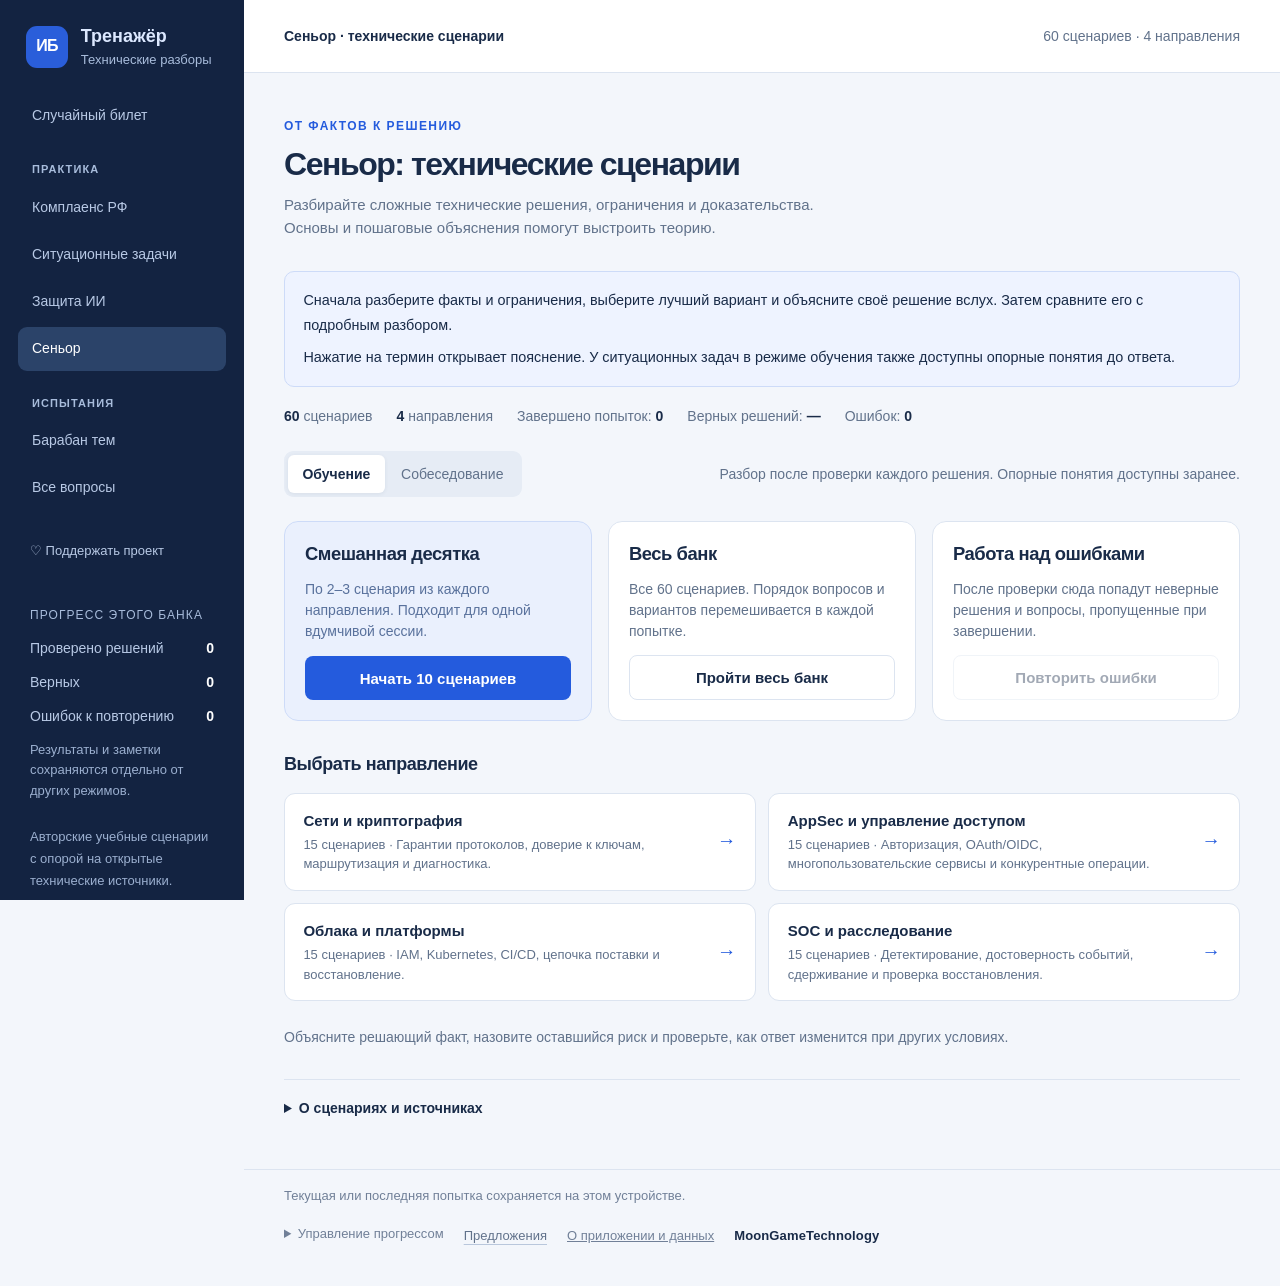
<file: senior.html>
<!doctype html>
<html lang="ru">
<head>
  <meta charset="utf-8">
  <meta name="viewport" content="width=device-width, initial-scale=1, viewport-fit=cover">
  <meta name="theme-color" content="#132341">
  <meta name="description" content="Сложные технические сценарии по информационной безопасности: сети, криптография, AppSec, облака и расследование инцидентов. Подготовка с подробным разбором решений.">
  <title>Сеньор · Тренажёр по ИБ</title>
  <link rel="icon" type="image/svg+xml" href="data:image/svg+xml,%3Csvg xmlns='http://www.w3.org/2000/svg' viewBox='0 0 32 32'%3E%3Crect width='32' height='32' rx='8' fill='%23132341'/%3E%3Cpath d='M9 16l5 5 10-11' fill='none' stroke='%2371b6ff' stroke-width='3' stroke-linecap='round' stroke-linejoin='round'/%3E%3C/svg%3E">
  <link rel="stylesheet" href="./style.css">
  <link rel="stylesheet" href="./case-trainer.css">
  <link rel="stylesheet" href="./feedback.css">
  <script src="./feedback.js" defer></script>
  <script src="./glossary.js" defer></script>
  <script src="./case-trainer.js" defer></script>
</head>
<body data-bank="senior">
  <a class="skip-link" href="#main">К сценариям</a>
  <div class="app-shell">
    <aside class="sidebar" aria-label="Навигация">
      <a class="brand" href="./index.html"><span class="brand-mark" aria-hidden="true">ИБ</span><span>Тренажёр<span class="brand-sub">Технические разборы</span></span></a>
<details class="mode-menu" open><summary>Режимы <span>Сеньор</span></summary><div class="mode-menu-content"><nav class="navigation primary-navigation" aria-label="Базовая подготовка"><a class="nav-item" href="./index.html">Случайный билет</a></nav><nav class="navigation" aria-label="Практика"><span class="nav-group-label">Практика</span><a class="nav-item" href="./compliance.html">Комплаенс РФ</a><a class="nav-item" href="./scenarios.html">Ситуационные задачи</a><a class="nav-item" href="./ai-security.html">Защита ИИ</a><a class="nav-item active" href="./senior.html" aria-current="page">Сеньор</a></nav><nav class="navigation" aria-label="Испытания"><span class="nav-group-label">Испытания</span><a class="nav-item" href="./topic-wheel.html">Барабан тем</a><a class="nav-item" href="./all-questions.html">Все вопросы</a></nav></div></details>
      <a class="support-link" href="./support.html">♡ Поддержать проект</a>
      <div class="session-stats">
        <span class="sidebar-label">Прогресс этого банка</span>
        <div class="stat-row"><span>Проверено решений</span><strong id="stat-total">0</strong></div>
        <div class="stat-row"><span>Верных</span><strong id="stat-correct">0</strong></div>
        <div class="stat-row"><span>Ошибок к повторению</span><strong id="stat-errors">0</strong></div>
        <p>Результаты и заметки сохраняются отдельно от других режимов.</p>
      </div>
      <div class="source-note">Авторские учебные сценарии с опорой на открытые технические источники.</div>
    </aside>
    <div class="workspace">
      <header class="topbar"><span>Сеньор · технические сценарии</span><span class="dataset-info" id="dataset-info">Загружаем банк…</span></header>
      <main id="main" tabindex="-1"><div class="loading" role="status">Загружаем сценарии…</div></main>
      <footer class="footer"><span id="storage-status" role="status">Прогресс сохраняется на этом устройстве.</span><details class="progress-settings"><summary>Управление прогрессом</summary><button class="button ghost" id="reset-progress" disabled>Сбросить этот банк</button></details><button type="button" class="footer-feedback" data-question-feedback="suggestion">Предложения</button><a href="./privacy.html">О приложении и данных</a><span class="footer-brand">MoonGameTechnology</span></footer>
    </div>
  </div>
  <dialog id="term-dialog" class="term-dialog" aria-labelledby="term-title" aria-describedby="term-description">
    <div class="term-heading"><div><span class="eyebrow">Простыми словами</span><h2 id="term-title"></h2></div><button type="button" class="term-close" id="term-close" aria-label="Закрыть пояснение"><svg viewBox="0 0 24 24" fill="none" stroke="currentColor" stroke-width="2" aria-hidden="true"><path d="m6 6 12 12M18 6 6 18"/></svg></button></div>
    <p id="term-description"></p>
    <div class="term-example"><strong>Например</strong><p id="term-example"></p></div>
  </dialog>
  <dialog id="confirm-dialog" aria-labelledby="dialog-title" aria-describedby="dialog-message">
    <h2 id="dialog-title"></h2><p id="dialog-message"></p>
    <div class="dialog-actions"><button class="button secondary" id="dialog-cancel" autofocus>Отмена</button><button class="button primary" id="dialog-ok">Подтвердить</button></div>
  </dialog>
  <div class="sr-only" id="announcement" aria-live="polite" aria-atomic="true"></div>
  <script>
    (() => {
      const menu = document.querySelector('.mode-menu');
      const mobile = matchMedia('(max-width: 800px)');
      const syncMenu = () => { menu.open = !mobile.matches; };
      syncMenu();
      mobile.addEventListener('change', syncMenu);
      menu.addEventListener('click', event => {
        if (mobile.matches && event.target.closest('[data-page]')) menu.open = false;
      });
    })();
  </script>
</body>
</html>
</file>
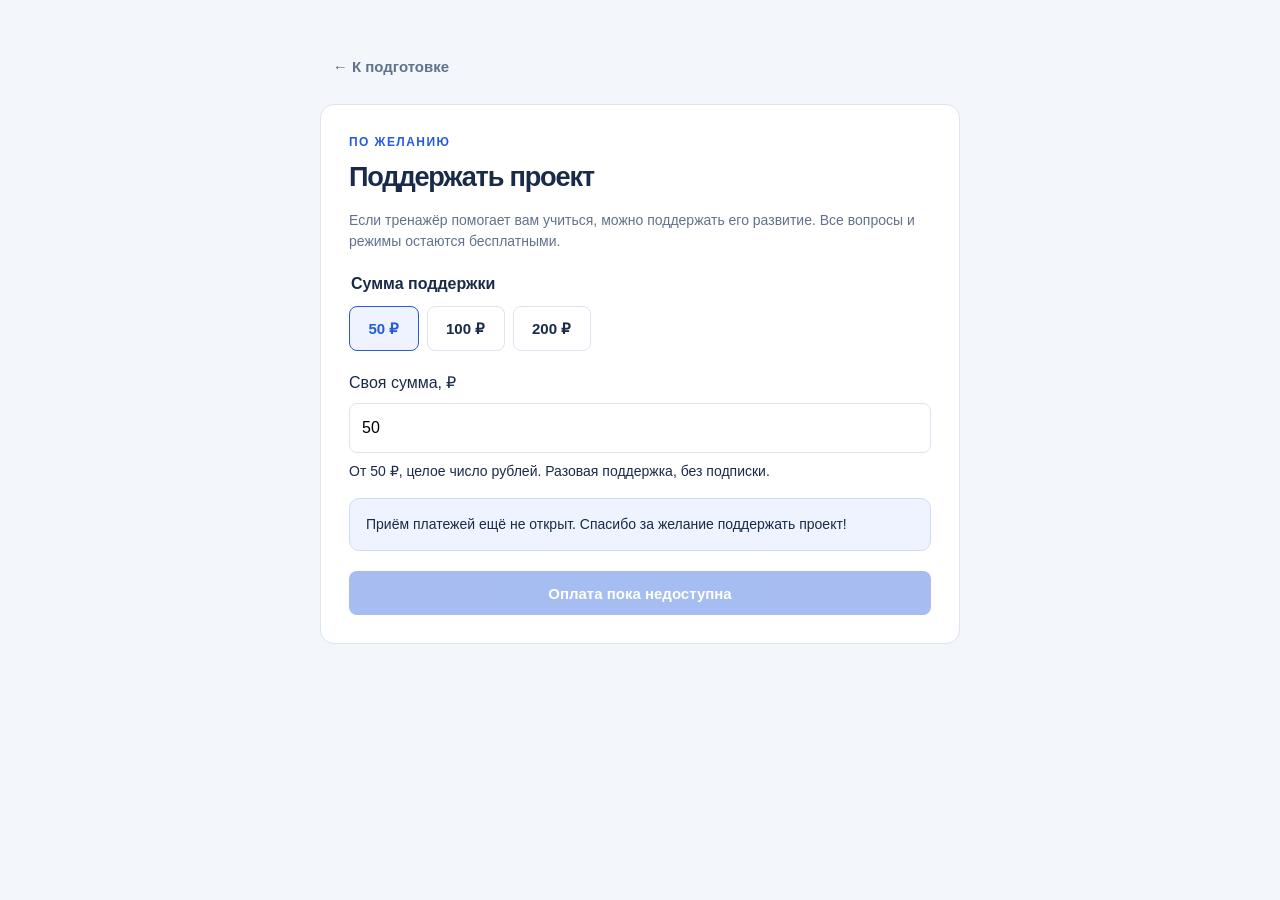
<file: support.html>
<!doctype html>
<html lang="ru"><head><meta charset="utf-8"><meta name="viewport" content="width=device-width, initial-scale=1, viewport-fit=cover"><title>Поддержать проект · Тренажёр ИБ</title><link rel="stylesheet" href="./style.css"><script src="./support.js" defer></script></head>
<body><main class="support-page"><a class="button ghost" href="./index.html">← К подготовке</a><section class="random-setup"><span class="eyebrow">По желанию</span><h1>Поддержать проект</h1><p>Если тренажёр помогает вам учиться, можно поддержать его развитие. Все вопросы и режимы остаются бесплатными.</p><form id="support-form"><fieldset class="support-amounts"><legend>Сумма поддержки</legend><button type="button" class="button secondary" data-amount="50">50 ₽</button><button type="button" class="button secondary" data-amount="100">100 ₽</button><button type="button" class="button secondary" data-amount="200">200 ₽</button></fieldset><label for="support-amount">Своя сумма, ₽</label><input id="support-amount" name="amount" type="text" inputmode="numeric" autocomplete="off" value="50" aria-describedby="support-help support-error" required><p id="support-help">От 50 ₽, целое число рублей. Разовая поддержка, без подписки.</p><p id="support-error" role="status"></p><p class="bank-update-notice">Приём платежей ещё не открыт. Спасибо за желание поддержать проект!</p><button class="button primary" type="submit" disabled>Оплата пока недоступна</button></form></section></main></body></html>
</file>
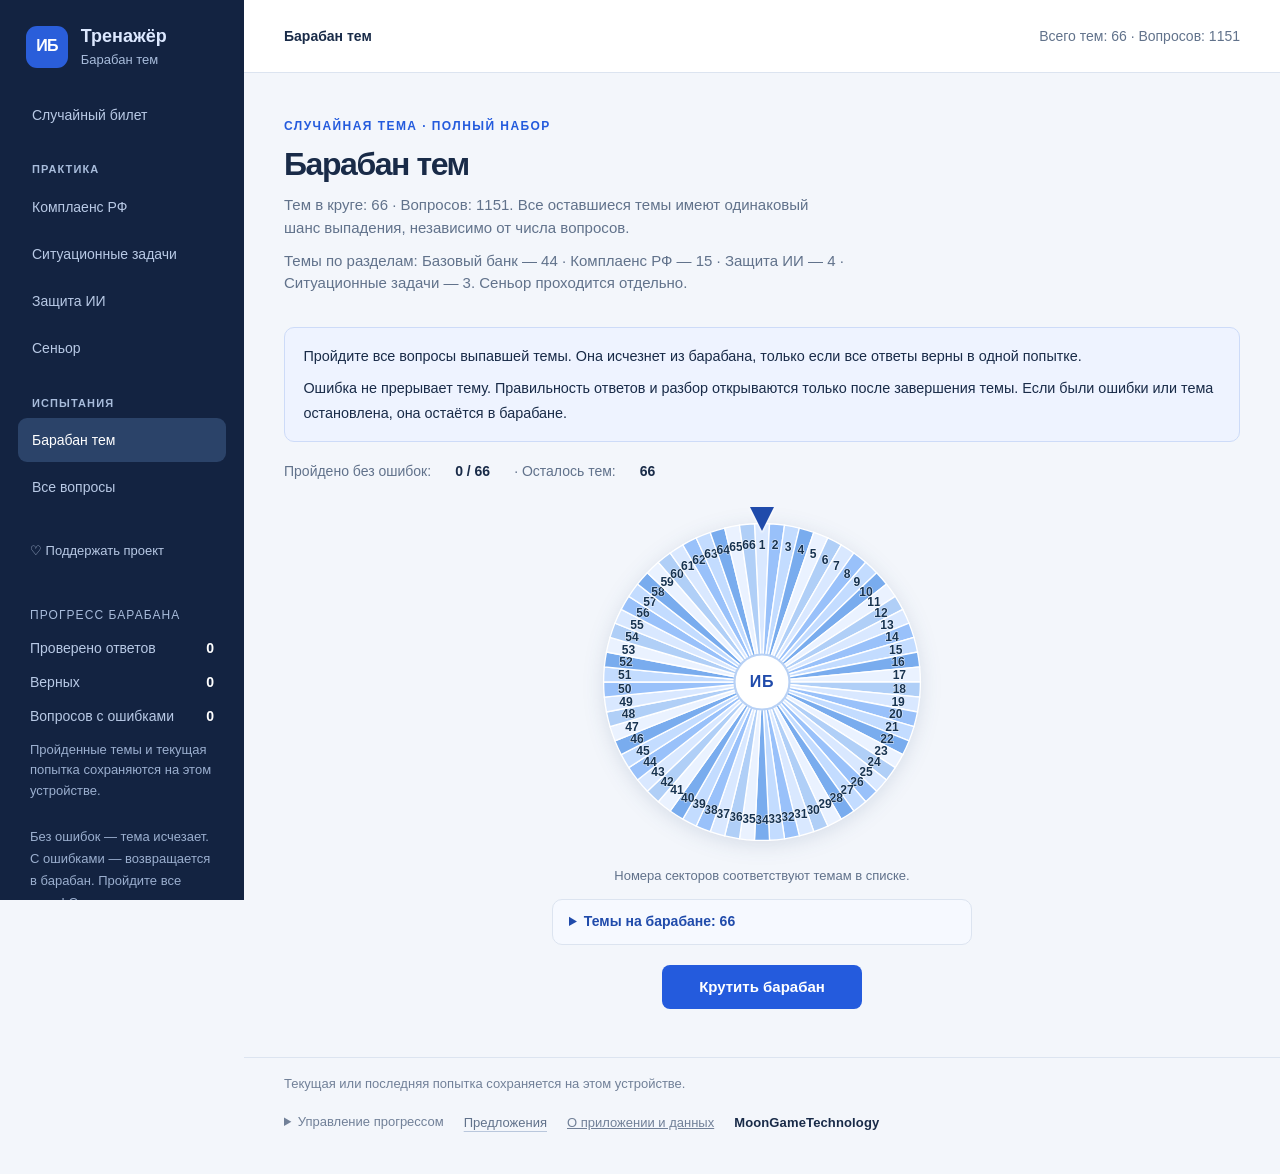
<file: topic-wheel.html>
<!doctype html>
<html lang="ru">
<head>
  <meta charset="utf-8">
  <meta name="viewport" content="width=device-width, initial-scale=1, viewport-fit=cover">
  <meta name="theme-color" content="#132341">
  <meta name="description" content="Барабан тем по информационной безопасности. Пройдите выпавшую тему без ошибок, чтобы убрать её из барабана. Темы базового банка, комплаенса, защиты ИИ и ситуационных задач; сохранение прогресса и пояснения терминов.">
  <title>Барабан тем · Тренажёр по ИБ</title>
  <link rel="icon" type="image/svg+xml" href="data:image/svg+xml,%3Csvg xmlns='http://www.w3.org/2000/svg' viewBox='0 0 32 32'%3E%3Crect width='32' height='32' rx='8' fill='%23132341'/%3E%3Cpath d='M9 16l5 5 10-11' fill='none' stroke='%2371b6ff' stroke-width='3' stroke-linecap='round' stroke-linejoin='round'/%3E%3C/svg%3E">
  <link rel="stylesheet" href="./style.css">
  <link rel="stylesheet" href="./case-trainer.css">
  <link rel="stylesheet" href="./feedback.css">
  <link rel="stylesheet" href="./wheel-visual.css">
  <script src="./feedback.js" defer></script>
  <script src="./glossary.js" defer></script>
  <script src="./compliance-glossary.js" defer></script>
  <script src="./basic-bank.js" defer></script>
  <script src="./all-questions.js" defer></script>
  <script src="./wheel-visual.js" defer></script>
  <script src="./case-trainer.js" defer></script>
</head>
<body data-bank="topic-wheel">
  <a class="skip-link" href="#main">К вопросам</a>
  <div class="app-shell">
    <aside class="sidebar" aria-label="Навигация">
      <a class="brand" href="./index.html"><span class="brand-mark" aria-hidden="true">ИБ</span><span>Тренажёр<span class="brand-sub">Барабан тем</span></span></a>
      <details class="mode-menu" open><summary>Режимы <span>Барабан тем</span></summary><div class="mode-menu-content"><nav class="navigation primary-navigation" aria-label="Базовая подготовка"><a class="nav-item" href="./index.html">Случайный билет</a></nav><nav class="navigation" aria-label="Практика"><span class="nav-group-label">Практика</span><a class="nav-item" href="./compliance.html">Комплаенс РФ</a><a class="nav-item" href="./scenarios.html">Ситуационные задачи</a><a class="nav-item" href="./ai-security.html">Защита ИИ</a><a class="nav-item" href="./senior.html">Сеньор</a></nav><nav class="navigation" aria-label="Испытания"><span class="nav-group-label">Испытания</span><a class="nav-item active" href="./topic-wheel.html" aria-current="page">Барабан тем</a><a class="nav-item" href="./all-questions.html">Все вопросы</a></nav></div></details>
      <a class="support-link" href="./support.html">♡ Поддержать проект</a>
      <div class="session-stats">
        <span class="sidebar-label">Прогресс барабана</span>
        <div class="stat-row"><span>Проверено ответов</span><strong id="stat-total">0</strong></div>
        <div class="stat-row"><span>Верных</span><strong id="stat-correct">0</strong></div>
        <div class="stat-row"><span>Вопросов с ошибками</span><strong id="stat-errors">0</strong></div>
        <p>Пройденные темы и текущая попытка сохраняются на этом устройстве.</p>
      </div>
      <div class="source-note">Без ошибок — тема исчезает. С ошибками — возвращается в барабан. Пройдите все темы! Сеньор доступен отдельно.</div>
    </aside>
    <div class="workspace">
      <header class="topbar"><span>Барабан тем</span><span class="dataset-info" id="dataset-info">Загружаем темы…</span></header>
      <main id="main" tabindex="-1"><div class="loading" role="status">Готовим барабан…</div></main>
      <footer class="footer"><span id="storage-status" role="status">Прогресс сохраняется на этом устройстве.</span><details class="progress-settings"><summary>Управление прогрессом</summary><button class="button ghost" id="reset-progress" disabled>Сбросить барабан</button></details><button type="button" class="footer-feedback" data-question-feedback="suggestion">Предложения</button><a href="./privacy.html">О приложении и данных</a><span class="footer-brand">MoonGameTechnology</span></footer>
    </div>
  </div>
  <dialog id="term-dialog" class="term-dialog" aria-labelledby="term-title" aria-describedby="term-description">
    <div class="term-heading"><div><span class="eyebrow">Простыми словами</span><h2 id="term-title"></h2></div><button type="button" class="term-close" id="term-close" aria-label="Закрыть пояснение"><svg viewBox="0 0 24 24" fill="none" stroke="currentColor" stroke-width="2" aria-hidden="true"><path d="m6 6 12 12M18 6 6 18"/></svg></button></div>
    <p id="term-description"></p><div class="term-example"><strong>Например</strong><p id="term-example"></p></div>
  </dialog>
  <dialog id="confirm-dialog" aria-labelledby="dialog-title" aria-describedby="dialog-message">
    <h2 id="dialog-title"></h2><p id="dialog-message"></p>
    <div class="dialog-actions"><button class="button secondary" id="dialog-cancel" autofocus>Отмена</button><button class="button primary" id="dialog-ok">Подтвердить</button></div>
  </dialog>
  <div class="sr-only" id="announcement" aria-live="polite" aria-atomic="true"></div>
  <script>
    (() => {
      const menu = document.querySelector('.mode-menu');
      const mobile = matchMedia('(max-width: 800px)');
      const syncMenu = () => { menu.open = !mobile.matches; };
      syncMenu(); mobile.addEventListener('change', syncMenu);
      menu.addEventListener('click', event => { if (mobile.matches && event.target.closest('[data-page]')) menu.open = false; });
    })();
  </script>
</body>
</html>
</file>
<file: style.css>
:root{color-scheme:light;--navy:#132341;--ink:#192b48;--muted:#61728b;--line:#dce4f0;--bg:#f3f6fb;--blue:#245bdd;--blue-light:#eef3ff;--green:#13714b;--green-bg:#edf9f2;--red:#b23839;--red-bg:#fff0f0;--radius:14px;font-family:Inter,"Segoe UI",Arial,sans-serif;font-size:16px}
*{box-sizing:border-box}body{margin:0;background:var(--bg);color:var(--ink);line-height:1.5}button,select{font:inherit}button,a{touch-action:manipulation}button{cursor:pointer}button:disabled{cursor:default}a{color:inherit}button:focus-visible,a:focus-visible,summary:focus-visible{outline:3px solid #5685f8;outline-offset:4px}svg{width:21px;height:21px;display:block;flex-shrink:0}h1,h2,h3,p{margin:0}h1{font-size:2rem;line-height:1.2;letter-spacing:-.045em;font-weight:750}h2{font-size:1.5rem;line-height:1.3;letter-spacing:-.025em}h3{font-size:1.125rem;line-height:1.4}button{border:0}strong{font-weight:700}.skip-link{position:fixed;left:1rem;top:-5rem;background:#fff;padding:.7rem 1rem;z-index:20}.skip-link:focus{top:1rem}.sr-only{position:absolute;width:1px;height:1px;padding:0;margin:-1px;overflow:hidden;clip:rect(0,0,0,0);white-space:nowrap;border:0}
.app-shell{display:grid;grid-template-columns:244px minmax(0,1fr);min-height:100vh}.sidebar{background:var(--navy);color:#dce8ff;padding:2.125rem 1.125rem;display:flex;flex-direction:column;position:sticky;top:0;height:100vh}.brand{display:flex;gap:.8rem;align-items:center;text-decoration:none;font-size:1.125rem;font-weight:700;padding:0 .5rem;line-height:1.4}.brand-mark{display:flex;align-items:center;justify-content:center;width:42px;height:42px;flex-shrink:0;border-radius:11px;background:#2a5eda;color:#fff;font-size:1rem;letter-spacing:-.05em}.brand-sub{display:block;font-size:.75rem;font-weight:400;color:#a8bcdb;margin-top:2px}.navigation{display:grid;gap:.45rem;margin-top:2.5rem}.nav-item{background:transparent;color:#b8c9e5;display:flex;align-items:center;gap:.75rem;text-align:left;padding:.8rem .875rem;border-radius:9px;font-size:.9375rem}.nav-item:hover{background:#203454;color:#fff}.nav-item.active{color:#fff;background:#2b4369}.nav-count{font-size:.8125rem;background:#243958;padding:.05rem .45rem;border-radius:5px;margin-left:auto;font-variant-numeric:tabular-nums}.nav-item.active .nav-count{background:#41608b}.session-stats{margin:2.5rem .75rem 0}.sidebar-label{font-size:.75rem;letter-spacing:.09em;text-transform:uppercase;color:#a8bcdb}.stat-row{display:flex;justify-content:space-between;margin-top:.8rem;font-size:.875rem;color:#b8c9e5}.stat-row strong{color:#fff;font-variant-numeric:tabular-nums}.stat-track{height:4px;background:#2f4362;border-radius:5px;margin-top:1rem;overflow:hidden}.stat-track span{display:block;background:#71b6ff;height:100%;width:0;transition:width .2s}.session-stats p{font-size:.8125rem;color:#9bafcf;margin-top:.8rem;line-height:1.6}.source-note{display:flex;gap:.75rem;align-items:center;font-size:.75rem;color:#9bafcf;line-height:1.7;margin: auto .75rem 0;padding-top:2rem}.source-note svg{width:18px}.workspace{min-width:0}.topbar{height:73px;display:flex;align-items:center;justify-content:space-between;padding:0 2.5rem;border-bottom:1px solid var(--line);background:#fff;font-size:.875rem;font-weight:600}.dataset-info{font-weight:400;color:var(--muted);font-variant-numeric:tabular-nums}main{max-width:1140px;margin:auto;padding:2.75rem 2.5rem 2rem;outline:none}.footer{max-width:1140px;padding:0 2.5rem 1.8rem;margin:auto;font-size:.8125rem;color:#718098}.loading{padding:4rem 0;color:var(--muted)}
.page-heading{display:flex;justify-content:space-between;align-items:flex-start;gap:1.5rem;margin-bottom:2rem}.page-heading p{color:var(--muted);margin-top:.65rem;font-size:.9375rem;max-width:560px}.eyebrow{font-size:.75rem;color:var(--blue);font-weight:700;letter-spacing:.12em;text-transform:uppercase;display:block;margin-bottom:.65rem}.mode-switch{display:flex;background:#e6ecf5;border-radius:9px;padding:4px;gap:2px}.mode-switch button{font-size:.875rem;color:var(--muted);background:transparent;border-radius:6px;padding:.55rem .9rem;white-space:nowrap}.mode-switch button[aria-pressed=true]{background:white;color:var(--ink);box-shadow:0 1px 4px #23354b12;font-weight:650}.mode-bar{display:flex;justify-content:space-between;align-items:center;gap:1rem;margin-bottom:1.5rem}.mode-hint{font-size:.875rem;color:var(--muted)}.button{display:inline-flex;align-items:center;justify-content:center;gap:.55rem;padding:.7rem 1.15rem;border-radius:8px;min-height:44px;line-height:1.4;font-size:.9375rem;font-weight:600;text-decoration:none;transition:background .15s}.button.primary{background:var(--blue);color:#fff}.button.primary:hover{background:#174ac4}.button.secondary{background:white;border:1px solid var(--line);color:var(--ink)}.button.secondary:hover{background:#f4f7fc;border-color:#b4c5e1}.button.ghost{background:transparent;color:var(--muted);padding:.55rem .8rem}.button.ghost:hover{background:#e8eef7;color:var(--ink)}.button:disabled{opacity:.4}.section-heading{display:flex;justify-content:space-between;align-items:center;margin-bottom:1rem}.section-heading h2{font-size:1.125rem}.section-heading span{font-size:.875rem;color:var(--muted)}.tickets-grid{display:grid;grid-template-columns:repeat(3,minmax(0,1fr));gap:1rem}.ticket-card{border:1px solid var(--line);border-radius:var(--radius);background:#fff;padding:1.25rem;display:flex;flex-direction:column;gap:.8rem;position:relative}.ticket-head{display:flex;align-items:center;justify-content:space-between;gap:.5rem}.ticket-no{font-family:"SFMono-Regular",Consolas,monospace;font-size:2rem;line-height:1;color:#b5c4dc;letter-spacing:-.07em}.ticket-status{font-size:.75rem;color:var(--muted)}.ticket-status.success{color:var(--green);background:var(--green-bg);padding:.2rem .5rem;border-radius:5px}.ticket-card h3{margin-top:.7rem}.ticket-card p{font-size:.875rem;color:var(--muted);margin-top:-.35rem}.ticket-card .button{width:100%;margin-top:.3rem}.ticket-card:hover{border-color:#a8bde1;box-shadow:0 6px 20px #23354b07}.quick-card{background:#eaf0fd;border:1px solid #cddbf8}.quick-card .ticket-no{color:#6b8bc9}.quick-card h3{color:#204bab}.quick-card p{color:#59719c}.topic-grid{display:grid;grid-template-columns:repeat(2,minmax(0,1fr));gap:.8rem}.topic-card{background:#fff;border:1px solid var(--line);border-radius:11px;padding:1rem 1.15rem;display:flex;align-items:center;justify-content:space-between;gap:1rem;text-align:left;color:var(--ink)}.topic-card:hover{border-color:var(--blue);background:#fafcff}.topic-name{font-weight:650;font-size:.9375rem;display:block}.topic-count{font-size:.8125rem;color:var(--muted);display:block;margin-top:.15rem}.topic-icon{width:37px;height:37px;border-radius:8px;background:var(--blue-light);color:var(--blue);display:flex;align-items:center;justify-content:center;flex-shrink:0}.topic-left{display:flex;align-items:center;gap:.9rem;min-width:0}.empty-state{padding:3rem 1.5rem;text-align:center;background:#fff;border:1px solid var(--line);border-radius:var(--radius)}.empty-icon{color:var(--blue);display:flex;justify-content:center;margin-bottom:1.3rem}.empty-icon svg{width:38px;height:38px}.empty-state p{color:var(--muted);max-width:440px;margin:.65rem auto 1.5rem}.error-list{display:grid;gap:.65rem;margin-top:1.5rem}.error-item{background:#fff;border:1px solid var(--line);padding:1rem 1.2rem;border-radius:10px;display:flex;align-items:flex-start;gap:.8rem}.error-item>svg{color:var(--red);margin-top:.15rem}.error-topic{font-size:.75rem;color:var(--muted);display:block;margin-bottom:.2rem}.error-item p{font-size:.9375rem;font-weight:550}.error-item .button{margin-left:auto;flex-shrink:0;font-size:.875rem}
.quiz-top{display:flex;justify-content:space-between;align-items:center;gap:1rem;margin-bottom:1.5rem}.quiz-top h1{font-size:1.5rem;letter-spacing:-.025em}.quiz-tag{font-size:.8125rem;padding:.35rem .65rem;border:1px solid var(--line);border-radius:6px;color:var(--muted);background:#fff}.quiz-layout{display:grid;grid-template-columns:minmax(0,1fr) 180px;gap:1.25rem;align-items:start}.question-panel{background:#fff;border:1px solid var(--line);border-radius:var(--radius);padding:1.75rem;min-width:0}.question-meta{display:flex;align-items:center;justify-content:space-between;gap:.75rem;color:var(--muted);font-size:.8125rem;margin-bottom:1.125rem}.topic-tag{color:var(--blue);background:var(--blue-light);padding:.25rem .55rem;border-radius:5px}.question-title{font-size:1.375rem;line-height:1.45;font-weight:650;letter-spacing:-.015em;margin-bottom:1.5rem;overflow-wrap:anywhere}.options{display:grid;gap:.65rem}.option{position:relative;display:flex;align-items:flex-start;gap:.8rem;background:#fff;border:1.5px solid var(--line);border-radius:9px;padding:1rem;text-align:left;line-height:1.55;color:var(--ink);font-size:1rem;min-height:57px}.option:hover:not(.is-checked){border-color:#8fabe0;background:#f7faff}.option-letter{display:flex;align-items:center;justify-content:center;background:#edf1f7;border-radius:6px;color:var(--muted);font-weight:700;width:28px;height:28px;flex-shrink:0;font-size:.8125rem;margin-top:1px}.option-text{flex:1;overflow-wrap:anywhere}.option.selected{border-color:var(--blue);background:#f2f6ff}.option.selected .option-letter{background:var(--blue);color:#fff}.option.correct{border-color:#6eae8d;background:var(--green-bg);color:#185d42}.option.correct .option-letter{background:#218052;color:#fff}.option.wrong{border-color:#d99393;background:var(--red-bg);color:#923334}.option.wrong .option-letter{background:#b64040;color:#fff}.option svg{width:20px;height:20px;margin-top:4px}.option-pick{position:absolute;inset:0;z-index:0;width:100%;border-radius:inherit;background:transparent}.option-letter,.option-text,.option>svg{pointer-events:none}.option-text .term-trigger{pointer-events:auto}.option-pick:disabled{opacity:1}.question-actions{display:flex;align-items:center;justify-content:space-between;gap:.75rem;margin-top:1.5rem;border-top:1px solid #edf0f6;padding-top:1.3rem}.action-right{display:flex;gap:.6rem;flex-wrap:wrap;justify-content:flex-end}.question-actions .button{font-size:.875rem}.quiz-map{background:#fff;border:1px solid var(--line);border-radius:11px;padding:1rem}.quiz-map-title{font-size:.875rem;font-weight:650;margin-bottom:.85rem}.question-grid{display:grid;grid-template-columns:repeat(4,minmax(0,1fr));gap:.35rem}.question-number{display:flex;align-items:center;justify-content:center;min-width:0;width:100%;height:32px;background:#f0f3f8;color:#69798e;border-radius:5px;font-size:.75rem;font-variant-numeric:tabular-nums;border:1px solid transparent}.question-number:hover{border-color:#8aa4d3}.question-number.answered{background:#e4ecfe;color:var(--blue)}.question-number.good{background:#def2e7;color:var(--green)}.question-number.bad{background:#ffe3e3;color:var(--red)}.question-number[aria-current=true]{border:2px solid var(--blue);font-weight:700}.map-legend{display:flex;flex-direction:column;gap:.45rem;margin-top:1rem;color:var(--muted);font-size:.75rem}.legend-item{display:flex;gap:.45rem;align-items:center}.legend-square{width:9px;height:9px;border-radius:2px;background:#e4ecfe;flex-shrink:0}.legend-square.good{background:#8dceb0}.legend-square.bad{background:#e3a1a1}.quiz-progress{margin-top:1.1rem;color:var(--muted);font-size:.75rem}.progress-track{background:#e8edf5;border-radius:6px;overflow:hidden;height:5px;margin-top:.45rem}.progress-track span{height:100%;display:block;background:var(--blue);transition:width .2s}.feedback{margin-top:1.25rem;border-radius:9px;padding:1rem 1.125rem;background:var(--green-bg);border:1px solid #c7e8d5;font-size:.9375rem;line-height:1.7;overflow-wrap:anywhere}.feedback.is-error{background:#fff6f2;border-color:#f0d1c1}.feedback-heading{display:flex;align-items:center;gap:.5rem;font-size:1rem;font-weight:700;color:var(--green);margin-bottom:.5rem}.is-error .feedback-heading{color:#ad4931}.feedback-label{font-weight:650;margin:.75rem 0 .3rem;display:block}.explanation-details{margin-top:.9rem;border-top:1px solid #d2dcd6;padding-top:.7rem}.explanation-details summary{color:var(--muted);cursor:pointer;font-size:.875rem}.explanation-detail{margin-top:.7rem;font-size:.875rem}.explanation-detail strong{display:block;margin-bottom:.1rem}.keyboard-hint{font-size:.75rem;color:var(--muted);margin-top:1rem;text-align:center}.result-card{background:#fff;border:1px solid var(--line);border-radius:var(--radius);padding:2rem;display:flex;align-items:center;gap:2rem;margin-bottom:1.5rem}.result-score{font-size:3.5rem;line-height:1.1;font-weight:750;letter-spacing:-.08em;color:var(--blue);flex-shrink:0}.result-score span{font-size:1.5rem;color:#9cacc1;letter-spacing:-.04em}.result-copy p{color:var(--muted);margin-top:.5rem}.result-actions{display:flex;gap:.65rem;flex-wrap:wrap;margin-top:1.25rem}.result-review{display:grid;gap:.7rem}.review-item{background:white;border:1px solid var(--line);border-radius:10px;overflow:hidden}.review-item summary{display:flex;align-items:flex-start;gap:.8rem;cursor:pointer;padding:1rem 1.2rem;list-style:none}.review-item summary::-webkit-details-marker{display:none}.review-symbol{color:var(--green);flex-shrink:0;padding-top:3px}.review-symbol.bad{color:var(--red)}.review-summary-text{flex:1;min-width:0}.review-summary-text small{font-size:.75rem;color:var(--muted);display:block;margin-bottom:.2rem}.review-summary-text>span{font-size:.9375rem;font-weight:600;overflow-wrap:anywhere}.review-toggle{color:var(--muted);padding-top:3px;transition:transform .15s}.review-item[open] .review-toggle{transform:rotate(180deg)}.review-body{padding:0 1.25rem 1.25rem;font-size:.9375rem;line-height:1.7;overflow-wrap:anywhere}.review-answer{padding:.65rem .9rem;margin-top:.5rem;border-radius:7px;background:var(--green-bg);color:#185d42}.review-answer.wrong{background:var(--red-bg);color:#923334}.review-body>p{margin-top:.9rem}.results-meta{color:var(--muted);font-size:.875rem;margin-bottom:1rem}
dialog{border:1px solid var(--line);border-radius:16px;padding:1.75rem;width:min(440px,calc(100% - 2rem));box-shadow:0 20px 70px #10234135;color:var(--ink)}dialog::backdrop{background:#13234166}dialog h2{font-size:1.375rem}dialog p{margin-top:.75rem;color:var(--muted);font-size:.9375rem}.dialog-actions{display:flex;justify-content:flex-end;gap:.65rem;margin-top:1.5rem}.error-message{background:#fff;border:1px solid var(--line);border-radius:var(--radius);padding:2rem}.error-message p{color:var(--muted);margin:.75rem 0 1.2rem}
@media(min-width:1440px){main{padding-top:3.25rem}.question-title{font-size:1.5rem}}
@media(max-width:1150px){.app-shell{grid-template-columns:210px minmax(0,1fr)}.sidebar{padding-left:.75rem;padding-right:.75rem}.brand{gap:.6rem;font-size:1rem}.brand-sub{font-size:.75rem}.tickets-grid{grid-template-columns:repeat(2,minmax(0,1fr))}.topbar{padding:0 1.75rem}main{padding:2rem 1.75rem}.footer{padding-left:1.75rem}.quiz-layout{grid-template-columns:minmax(0,1fr) 152px;gap:1rem}.question-panel{padding:1.4rem}.question-actions{flex-wrap:wrap}.action-right{margin-left:auto}.quiz-map{padding:.75rem}}
@media(max-width:800px){.app-shell{display:block}.sidebar{position:relative;height:auto;padding:1rem 1.25rem 0}.brand{font-size:1.125rem;padding:0}.brand-sub{font-size:.75rem}.brand-mark{width:38px;height:38px}.navigation{display:flex;gap:.3rem;margin-top:1rem;padding-bottom:.75rem}.nav-item{flex:1;justify-content:center;font-size:.875rem;padding:.65rem .4rem;gap:.45rem}.nav-item svg{width:17px;height:17px}.nav-count{margin-left:0;font-size:.75rem;padding:0 .3rem}.session-stats,.source-note{display:none}.topbar{height:51px;padding:0 1.25rem;font-size:.8125rem}.quiz-layout{grid-template-columns:minmax(0,1fr)}.quiz-map{order:-1;padding:.8rem 1rem;display:flex;align-items:center;gap:1rem}.quiz-map-title,.map-legend,.quiz-progress{display:none}.question-grid{display:flex;flex-wrap:wrap;gap:.35rem;width:100%}.question-number{width:30px;height:30px;flex-shrink:0}.question-panel{padding:1.4rem}.keyboard-hint{display:none}.page-heading{margin-bottom:1.5rem}main{padding:1.75rem 1.25rem}.footer{padding:0 1.25rem 1.5rem}.page-heading h1{font-size:1.75rem}.page-heading p{font-size:.875rem}.mode-bar{flex-wrap:wrap}.result-card{padding:1.5rem;gap:1.5rem}.result-score{font-size:3rem}}
@media(max-width:520px){.nav-item svg{display:none}.nav-item{font-size:.8125rem;gap:.3rem}.nav-count{font-size:.75rem}.navigation{gap:.2rem}.sidebar{padding-left:1rem;padding-right:1rem}.topbar{padding:0 1rem}.dataset-info{font-size:.75rem}main{padding:1.5rem 1rem}.page-heading{flex-direction:column;gap:1rem}.page-heading h1{font-size:1.5rem}.mode-switch{width:100%}.mode-switch button{flex:1}.mode-hint{font-size:.8125rem}.tickets-grid{gap:.75rem}.ticket-card{padding:1rem}.ticket-no{font-size:1.75rem}.ticket-card .button{font-size:.875rem;padding:.65rem .4rem}.topic-grid{grid-template-columns:minmax(0,1fr)}.section-heading span{font-size:.75rem}.quiz-top{gap:.65rem;flex-wrap:wrap;margin-bottom:1rem}.quiz-top h1{font-size:1.25rem}.quiz-top .button{font-size:.8125rem;padding:.5rem .65rem}.quiz-tag{font-size:.75rem;padding:.25rem .45rem}.question-panel{padding:1.1rem}.question-title{font-size:1.1875rem;margin-bottom:1.25rem}.question-meta{font-size:.75rem;align-items:flex-start;flex-wrap:wrap}.option{padding:.8rem;gap:.65rem;line-height:1.55}.option-letter{width:24px;height:24px;margin-top:2px}.option svg{display:none}.question-actions{gap:.65rem}.question-actions .button{min-height:44px;font-size:.875rem}.question-actions .button.ghost{padding:.6rem .5rem}.action-right{gap:.4rem}.feedback{padding:.875rem;line-height:1.65}.quiz-map{padding:.65rem .8rem}.question-number{width:28px;height:28px}.result-card{flex-direction:column;align-items:flex-start;gap:.75rem}.result-copy h2{font-size:1.375rem}.result-actions .button{flex:1}.error-item{padding:1rem;flex-wrap:wrap;gap:.6rem}.error-item>svg{display:none}.error-item .button{margin-left:0;width:100%}.review-item summary{padding:.9rem}.review-body{padding:0 .9rem 1rem}.review-toggle{display:none}.footer{font-size:.75rem;padding-left:1rem;padding-right:1rem}.dialog-actions{flex-wrap:wrap}.dialog-actions .button{flex:1}}
.footer{display:flex;align-items:center;justify-content:space-between;gap:1rem;flex-wrap:wrap}.footer .button{font-size:.875rem}.resume-card{display:flex;align-items:center;justify-content:space-between;gap:1rem;padding:1rem 1.25rem;margin-bottom:1.5rem;background:var(--blue-light);border:1px solid #cddbf8;border-radius:var(--radius)}.resume-card p{font-size:.875rem;color:var(--muted);margin-top:.2rem}.resume-card .button{flex-shrink:0}@media(max-width:520px){.resume-card{flex-direction:column;align-items:stretch}.resume-card .button{width:100%}}
.question-title{white-space:pre-line}.question-context{display:flex;flex-wrap:wrap;align-items:center;gap:.5rem .75rem;color:var(--muted);font-size:.875rem;margin:0 0 1rem;overflow-wrap:anywhere}.level-tag{padding:.15rem .5rem;background:#edf1f7;color:var(--ink);border-radius:5px;font-weight:600}.answer-sources{margin-top:1rem;border-top:1px solid #d2dcd6;padding-top:.2rem}.answer-sources ul,.bank-notes ul{margin:.4rem 0 0;padding-left:1.2rem}.answer-sources li,.bank-notes li{margin:.4rem 0}.answer-sources a,.bank-notes a{color:#204bab;text-decoration-thickness:1px;text-underline-offset:3px;overflow-wrap:anywhere}.answer-source{color:var(--muted);font-size:.875rem;margin-top:.9rem}.bank-notes{margin-top:1.75rem;border-top:1px solid var(--line);padding-top:1rem;color:var(--muted);font-size:.875rem;line-height:1.7}.bank-notes summary{cursor:pointer;color:var(--ink);font-weight:600}.bank-notes p{margin-top:.75rem}.review-body .question-context{padding-top:.75rem}.brand-sub,.source-note{font-size:.8125rem}
.bank-update-notice{margin-bottom:1.25rem;padding:.875rem 1rem;background:var(--blue-light);border:1px solid #cddbf8;border-radius:10px;color:var(--ink);font-size:.875rem;line-height:1.65}
.legal-tag{background:var(--blue-light);color:#204bab}.legal-reviewed{font-size:.8125rem}.legal-locator{display:block;color:var(--muted);font-size:.875rem;margin-top:.2rem}
.quiz-map.long-session .question-grid{position:relative;grid-template-columns:repeat(auto-fit,minmax(32px,1fr));max-height:360px;overflow-y:auto;overscroll-behavior:contain;scrollbar-gutter:stable;padding:4px}.quiz-map.long-session .question-number{min-width:32px}@media(max-width:800px){.quiz-map.long-session .question-grid{max-height:116px;align-content:flex-start;scrollbar-gutter:auto}.quiz-map.long-session .question-number{width:36px;min-width:36px;height:32px}}
@media(prefers-reduced-motion:reduce){*{transition:none!important;scroll-behavior:auto!important}}

/* Clickable vocabulary and a shared, keyboard-accessible explanation dialog. */
.term-trigger{position:relative;z-index:1;display:inline;padding:0;background:transparent;color:var(--blue);font:inherit;letter-spacing:inherit;line-height:inherit;text-align:inherit;vertical-align:baseline;white-space:normal;overflow-wrap:anywhere;text-decoration:underline dotted;text-decoration-thickness:1px;text-underline-offset:.18em;cursor:help}.term-trigger:hover{background:#e8efff;text-decoration-style:solid}.term-trigger:focus-visible{border-radius:3px;outline-offset:2px}.term-help-hint{color:var(--muted);font-size:.8125rem;line-height:1.5;margin:-.5rem 0 1rem}.term-dialog{padding:1.35rem;width:min(420px,calc(100% - 2rem));max-height:calc(100dvh - 2rem);overflow-y:auto}.term-dialog::backdrop{background:#13234155}.term-heading{display:flex;align-items:flex-start;justify-content:space-between;gap:1rem}.term-heading>div{min-width:0}.term-heading .eyebrow{font-size:.6875rem;margin-bottom:.25rem}.term-heading h2{font-size:1.25rem;line-height:1.4;overflow-wrap:anywhere;letter-spacing:0}.term-close{display:flex;align-items:center;justify-content:center;width:44px;height:44px;flex-shrink:0;margin:-.4rem -.4rem 0 0;border-radius:8px;background:#edf1f7;color:var(--ink)}.term-close:hover{background:#e0e8f6}.term-close svg{width:20px;height:20px}.term-dialog p{font-size:1rem;line-height:1.65;color:var(--ink);overflow-wrap:anywhere;white-space:pre-line}.term-example{margin-top:1rem;padding:.85rem 1rem;border-radius:9px;background:var(--blue-light)}.term-example strong{font-size:.8125rem;color:var(--muted)}.term-example p{margin-top:.3rem;font-size:.9375rem}

/* Shared navigation and progressive disclosure across every question bank. */
.sidebar{overflow-y:auto;padding-top:1.5rem;padding-bottom:1.5rem}
.nav-item{text-decoration:none;min-height:44px}
.mode-menu{margin-top:1.5rem;flex-shrink:0}
.mode-menu>summary{display:none}
.mode-menu .navigation{display:grid;margin-top:1.25rem;gap:.2rem}
.mode-menu .primary-navigation{margin-top:0}
.nav-group-label{font-size:.6875rem;font-weight:650;letter-spacing:.1em;text-transform:uppercase;color:#a8bcdb;padding:.25rem .875rem}
.mode-menu .nav-item{padding:.65rem .875rem;font-size:.875rem}
.session-stats{margin-top:1.75rem}.source-note{padding-top:1.5rem}
.extra-practice{margin-top:1.5rem;border:1px solid var(--line);border-radius:var(--radius);background:#fff;padding:1rem 1.25rem}
.extra-practice>summary{cursor:pointer;font-weight:650;min-height:44px;padding:.6rem 0}
.extra-practice>summary span{font-size:.8125rem;color:var(--muted);font-weight:400;margin-left:.75rem}
.extra-practice .tickets-grid{margin-top:1rem;grid-template-columns:repeat(2,minmax(0,1fr))}
.ticket-card .button{margin-top:auto}.ticket-card p{margin-bottom:.35rem}
.progress-settings{font-size:.8125rem}.progress-settings summary{cursor:pointer;min-height:44px;padding:.7rem 0}
.progress-settings .button{color:var(--red);margin-top:.25rem}
.footer{margin-top:1rem;border-top:1px solid var(--line);padding-top:1rem;justify-content:flex-start;gap:.5rem 1.25rem}
.footer> #storage-status{flex-basis:100%}
.footer-brand{font-weight:700;color:var(--ink);letter-spacing:.01em}
@media(min-width:801px){.mode-menu:not([open])>.mode-menu-content{display:block}.mode-menu::details-content{content-visibility:visible}}
@media(max-width:800px){
 .sidebar{position:relative;height:auto;display:block;padding:1rem 1.25rem;overflow:visible}
 .sidebar .brand{display:flex}.brand-sub{display:none}
 .mode-menu{margin-top:.75rem}
 .mode-menu>summary{display:list-item;cursor:pointer;min-height:44px;padding:.65rem .8rem;border:1px solid #3b5070;border-radius:9px;color:#fff;font-weight:650}
 .mode-menu>summary span{font-size:.8125rem;font-weight:400;color:#b8c9e5;margin-left:.65rem}
 .mode-menu[open]>summary{margin-bottom:1rem}
 .mode-menu .navigation{display:grid;grid-template-columns:repeat(2,minmax(0,1fr));margin-top:.75rem;gap:.35rem}
 .mode-menu .primary-navigation{grid-template-columns:repeat(3,minmax(0,1fr));margin-top:0}
 .mode-menu .nav-item{white-space:normal;min-width:0;font-size:.8125rem;padding:.65rem .5rem;justify-content:flex-start}
 .nav-group-label{grid-column:1/-1;padding-left:.5rem}.nav-count{margin-left:auto}
 .topbar{min-height:48px;height:auto;padding:.65rem 1.25rem;gap:.5rem;flex-wrap:wrap}
 .question-grid .question-number{min-width:44px;min-height:44px}
 .extra-practice{padding:.75rem 1rem}.extra-practice>summary span{display:block;margin-left:0}
}
@media(max-width:520px){
 .tickets-grid{grid-template-columns:minmax(0,1fr)}
 .extra-practice .tickets-grid{grid-template-columns:minmax(0,1fr)}
 .question-actions{flex-wrap:wrap}.action-right{flex-wrap:wrap}
 .section-heading{gap:.75rem;align-items:flex-start;flex-wrap:wrap}
 .mode-menu .primary-navigation .nav-count{display:none}
}

.random-setup{padding:1.75rem;background:#fff;border:1px solid var(--line);border-radius:var(--radius);max-width:680px}
.size-options{display:grid;grid-template-columns:1fr 1fr;gap:1rem;margin:1rem 0}
.size-choice{padding:1.25rem;border:2px solid var(--line);border-radius:12px;background:#fff;color:var(--ink);text-align:left;min-height:110px}
.size-choice strong{display:block;font-size:2rem;line-height:1.2}.size-choice span{display:block;font-size:.875rem;margin-top:.5rem;color:var(--muted)}
.size-choice[aria-pressed=true]{border-color:var(--blue);background:var(--blue-light)}
.random-setup>p{color:var(--muted);font-size:.875rem;margin-bottom:1.25rem}.random-setup>.button{width:100%}
@media(max-width:520px){.random-setup{padding:1.1rem}.size-options{gap:.65rem}.size-choice{padding:1rem .75rem}.size-choice span{font-size:.8125rem}}

.support-link{display:block;margin:1.25rem .75rem 0;color:#b8c9e5;font-size:.8125rem;text-decoration:none;min-height:44px;padding:.7rem 0}.support-link:hover{color:#fff;text-decoration:underline}
.support-page{max-width:720px}.support-page>.button{margin-bottom:1rem}.support-page h1{font-size:1.7rem}.support-page .random-setup>p{margin-top:1rem}.support-amounts{border:0;padding:0;margin:1.25rem 0;display:flex;gap:.5rem;flex-wrap:wrap}.support-amounts legend{margin-bottom:.6rem;font-weight:600}.support-amounts [aria-pressed=true]{border-color:var(--blue);background:var(--blue-light);color:var(--blue)}#support-amount{display:block;width:100%;font:inherit;padding:.75rem;border:1px solid var(--line);border-radius:8px;margin:.5rem 0}#support-amount:focus-visible{outline:3px solid #5685f8;outline-offset:2px}#support-help,#support-error{font-size:.875rem;margin:.5rem 0 1rem}#support-error{color:var(--red)}#support-form>.button{width:100%}
</file>
<file: feedback.css>
.question-feedback-actions{display:flex;flex-wrap:wrap;gap:4px 20px;border-top:1px solid var(--line);margin-top:20px;padding-top:10px}
.question-feedback-actions button,.footer-feedback{min-height:44px;padding:9px 0;background:none;color:var(--muted);font-size:.8125rem;text-align:left;text-decoration:underline;text-decoration-color:#b9c7dc;text-underline-offset:4px}
.question-feedback-actions button:hover,.footer-feedback:hover{color:var(--blue);text-decoration-color:currentColor}
.feedback-dialog{width:min(560px,calc(100vw - 24px));max-height:calc(100dvh - 24px);padding:24px;border:1px solid var(--line);border-radius:18px;color:var(--ink);overflow:auto;background:white}
.feedback-dialog::backdrop{background:rgba(12,26,48,.55)}
.feedback-dialog-heading{display:flex;align-items:flex-start;justify-content:space-between;gap:12px;margin-bottom:12px}
.feedback-dialog h2{font-size:1.35rem;margin-top:4px}
.feedback-close{flex-shrink:0;display:grid;place-items:center;min-width:44px;min-height:44px;background:var(--bg);color:var(--ink);border-radius:12px;font-size:28px;line-height:1}
.feedback-context{font-size:.8125rem;color:var(--muted);margin-bottom:20px;overflow-wrap:anywhere}
.feedback-form label{display:block;font-weight:650;margin-bottom:8px}
.feedback-form textarea{font:inherit;width:100%;resize:vertical;border:1px solid #91a6c5;border-radius:10px;padding:12px;color:var(--ink);background:#fff;min-height:120px}
.feedback-form textarea:focus{outline:3px solid #adc7ff;outline-offset:2px}
.feedback-help,.feedback-status{font-size:.8125rem;line-height:1.55;color:var(--muted);margin-top:10px}
.feedback-status:empty{display:none}
.feedback-preview{margin-top:16px;font-size:.8125rem}
.feedback-preview summary{cursor:pointer;padding:8px 0;color:var(--ink)}
.feedback-preview pre{font:inherit;white-space:pre-wrap;overflow-wrap:anywhere;max-height:240px;overflow:auto;background:var(--bg);border-radius:8px;padding:12px}
.feedback-submit-actions{display:flex;flex-wrap:wrap;gap:10px;margin-top:20px}
.feedback-submit-actions .button{flex:1;white-space:normal;text-align:center;min-height:44px}
.feedback-clipboard{position:fixed;top:0;left:0;opacity:0;pointer-events:none}
.footer a{font-size:.8125rem;min-height:44px;display:inline-flex;align-items:center}
@media(max-width:480px){.feedback-dialog{padding:18px}.feedback-submit-actions{flex-direction:column}.question-feedback-actions{gap:0 16px}.footer{flex-wrap:wrap}}
@supports not (height:100dvh){.feedback-dialog{max-height:calc(100vh - 24px)}}
</file>
<file: case-trainer.css>
/* Shared additions for the independent scenario banks. */
.nav-item{text-decoration:none}
.case-intro{max-width:760px;color:var(--muted);margin-top:.8rem}
.case-summary{display:flex;flex-wrap:wrap;gap:.65rem 1.5rem;margin:1.2rem 0 1.5rem;color:var(--muted);font-size:.875rem}
.case-summary strong{color:var(--ink)}
.case-choice-grid{display:grid;grid-template-columns:repeat(3,minmax(0,1fr));gap:1rem;margin-bottom:2rem}
.case-choice-grid .ticket-card h2{font-size:1.15rem}
.case-choice-grid .ticket-card p{margin:0}
.case-choice-grid .ticket-card .button{margin-top:auto}
.case-tracks{margin-bottom:1.5rem}
.case-track-copy{display:block;min-width:0}
.case-track-arrow{font-size:1.2rem;color:var(--blue);flex-shrink:0}
.case-notice{padding:1rem 1.15rem;border:1px solid #cddbf8;border-radius:10px;background:var(--blue-light);font-size:.9rem;line-height:1.7;margin-bottom:1.2rem}
.case-notice p+p{margin-top:.5rem}
.case-notice button{margin-top:.55rem}
.case-mode-help{max-width:540px}
.case-layout{display:grid;grid-template-columns:minmax(0,1fr) 168px;gap:1.25rem;align-items:start}
.case-layout .quiz-map{position:sticky;top:1rem}
.case-progress-label{color:var(--muted);font-size:.875rem;margin-bottom:.75rem}
.case-title{font-size:1.45rem;line-height:1.35;letter-spacing:-.02em;margin-bottom:1rem;overflow-wrap:anywhere}
.case-prompt{white-space:pre-line;overflow-wrap:anywhere;font-size:1.025rem;line-height:1.8}
h1.case-prompt{font-weight:400}
.case-context{display:grid;gap:1rem;margin:1.2rem 0}
.case-context section{padding:.9rem 1rem;background:#f6f8fc;border-left:3px solid #b8cbed;border-radius:0 8px 8px 0;min-width:0}
.case-context h3,.case-foundations h3{font-size:.9375rem;font-weight:700}
.case-context ul,.case-review ul,.case-review ol{margin:.5rem 0 0;padding-left:1.3rem}
.case-context li,.case-review li{margin:.45rem 0;white-space:pre-line;overflow-wrap:anywhere}
.case-context li{font-size:.9375rem}
.case-foundations{margin:1rem 0 1.35rem;padding:.8rem 1rem;border:1px solid var(--line);border-radius:8px;background:#fafcff;font-size:.9375rem}
.case-foundations summary{cursor:pointer;font-weight:650;color:#204bab}
.case-foundations dl{margin:.8rem 0 .15rem}
.case-foundations dt{font-weight:700;margin:.65rem 0 .15rem}
.case-foundations dd{margin:0;color:var(--muted);line-height:1.75}
.case-options{border:0;padding:0;margin:1.4rem 0 0;min-width:0}
.case-options legend{font-weight:650;font-size:.9375rem;margin-bottom:.75rem}
.case-option-list{display:grid;gap:.65rem}
.case-option{position:relative;display:flex;align-items:flex-start;gap:.65rem;padding:.95rem;border:1.5px solid var(--line);border-radius:9px;line-height:1.65;background:#fff;cursor:pointer;min-width:0}
.case-option:hover:not(.locked){border-color:#8fabe0;background:#f7faff}
.case-option input{position:relative;z-index:1;margin:.4rem 0 0;accent-color:var(--blue);width:18px;height:18px;flex-shrink:0}
.case-option input:focus-visible{outline:3px solid #5685f8;outline-offset:4px}
.case-option:focus-within{border-color:var(--blue)}
.case-option.selected{border-color:var(--blue);background:#f2f6ff}
.case-option.good{border-color:#6eae8d;background:var(--green-bg)}
.case-option.bad{border-color:#d99393;background:var(--red-bg)}
.case-option.locked{cursor:default}
.case-option-copy{pointer-events:none;min-width:0;overflow-wrap:anywhere;white-space:pre-line}
.case-option-copy strong{display:inline-block;margin-right:.4rem;font-size:.875rem}
.case-option-status{display:block;font-size:.8125rem;font-weight:650;margin-top:.35rem;color:var(--green)}
.case-option.bad .case-option-status{color:var(--red)}
.case-feedback{margin-top:1.5rem;padding-top:1.3rem;border-top:2px solid var(--line);outline:none}
.case-feedback>h2{font-size:1.125rem;margin-bottom:.5rem;color:var(--green)}
.case-feedback.is-error>h2{color:var(--red)}
.case-review{font-size:.9375rem;line-height:1.8;overflow-wrap:anywhere}
.case-review section{margin-top:1.3rem}
.case-review h3{font-size:1rem;line-height:1.5}
.case-review p{margin-top:.45rem;white-space:pre-line}
.case-option-reason{margin-top:.7rem;padding:.8rem .95rem;border-radius:8px;background:#f6f8fc;border:1px solid var(--line)}
.case-option-reason.best{border-color:#b4dbc6;background:var(--green-bg)}
.case-option-reason strong{font-size:.9375rem}
.case-followup{margin-top:.7rem;padding:.85rem 1rem;background:#f6f8fc;border:1px solid var(--line);border-radius:8px}
.case-followup summary{cursor:pointer;font-weight:650;line-height:1.65}
.case-followup p{color:var(--muted)}
.case-review .case-foundations{margin-bottom:0}
.case-source-list a,.case-methodology a{color:#204bab;text-underline-offset:3px;overflow-wrap:anywhere}
.case-source-list small{display:block;color:var(--muted);line-height:1.65}
.case-methodology{border-top:1px solid var(--line);padding-top:1rem;margin-top:1.8rem;color:var(--muted);font-size:.875rem;line-height:1.8}
.case-methodology summary{cursor:pointer;font-weight:650;color:var(--ink)}
.case-methodology p{margin-top:.8rem}
.case-methodology ul{padding-left:1.25rem;margin:.5rem 0}
.case-methodology li{margin:.5rem 0}
.case-score-note{font-size:.875rem;color:var(--muted);margin:.6rem 0 1.4rem;line-height:1.75}
.case-review-note{white-space:pre-wrap;overflow-wrap:anywhere;background:#f6f8fc;border-left:3px solid #b8cbed;border-radius:0 8px 8px 0;padding:.85rem 1rem;margin-top:.65rem}
.case-review-list>details{margin-bottom:.8rem}
.case-review-list>details>summary{display:block;padding:1rem 1.2rem;font-weight:650;cursor:pointer;list-style:revert}
.case-review-list>details>summary::-webkit-details-marker{display:inline}
.case-review-state{display:inline-block;margin-right:.5rem;font-size:.8125rem;color:var(--green)}
.case-review-state.bad{color:var(--red)}
.case-review-list .review-body{padding:0 1.2rem 1.3rem}
.case-map .question-grid{grid-template-columns:repeat(3,minmax(0,1fr));gap:.4rem}
.case-map .question-number{height:40px;font-size:.8125rem}
.case-map.long-session .question-number{height:44px}
.case-map .question-number[aria-current="step"]{border:2px solid var(--blue);font-weight:700}
.case-map .button{width:100%;font-size:.8125rem;margin-top:1rem;padding:.6rem .4rem}
.case-map .quiz-progress{margin-top:.8rem}
.case-actions{display:flex;justify-content:space-between;align-items:center;gap:.65rem;flex-wrap:wrap;margin-top:1.4rem;border-top:1px solid var(--line);padding-top:1.2rem}
.case-actions .action-right{margin-left:auto}
@media(max-width:1150px){.case-layout{grid-template-columns:minmax(0,1fr) 140px;gap:1rem}.case-choice-grid{grid-template-columns:repeat(2,minmax(0,1fr))}.case-choice-grid>.ticket-card:last-child{grid-column:1/-1}.case-map .question-grid{grid-template-columns:repeat(2,minmax(0,1fr))}}
@media(max-width:800px){.navigation{flex-wrap:wrap}.nav-item{min-height:44px;min-width:110px}.case-layout{display:flex;flex-direction:column}.case-layout>.question-panel{width:100%}.case-layout .quiz-map{position:static;order:0;width:100%;display:block}.case-map .question-grid{display:grid;grid-template-columns:repeat(auto-fill,minmax(40px,1fr))}.case-map .question-number{width:100%;height:44px}.case-map .quiz-map-title,.case-map .quiz-progress{display:block}.case-map .button{width:auto;padding:.7rem 1rem}.case-title{font-size:1.35rem}.topbar{height:auto;min-height:51px;gap:.5rem;flex-wrap:wrap;padding-top:.65rem;padding-bottom:.65rem}.case-review-list>details>summary{padding:.9rem 1rem}.case-review-list .review-body{padding:0 1rem 1.1rem}}
@media(max-width:520px){.case-choice-grid{grid-template-columns:minmax(0,1fr)}.case-choice-grid>.ticket-card:last-child{grid-column:auto}.case-title{font-size:1.25rem}.case-prompt{font-size:.975rem}.case-option{padding:.8rem;gap:.6rem;font-size:.9375rem}.case-context section{padding:.8rem}.case-context li{font-size:.875rem}.case-actions>.button,.case-actions .action-right>.button{flex:1}.case-actions .action-right{width:100%;justify-content:stretch}.case-summary{gap:.5rem 1rem}.case-mode-help{font-size:.8125rem}.case-mode-switch button{white-space:normal}.case-review{font-size:.9rem}.case-review-state{display:block}.case-source-list{padding-left:1.1rem!important}}

.case-option-pick{position:absolute;inset:0;z-index:0;border-radius:inherit;cursor:inherit}.case-option-copy .term-trigger{pointer-events:auto}.case-term-hint{margin:1rem 0 -.5rem}

/* Keep the primary topic action above the secondary stop action at every width. */
.case-actions-stacked{flex-direction:column;align-items:stretch;flex-wrap:nowrap}
.case-actions-stacked>.button{width:100%;flex:none;min-height:44px}
</file>
<file: wheel-visual.css>
.topic-wheel{width:100%;max-width:420px;margin:0 auto;color:var(--ink,#182d4b)}
.topic-wheel-surface{position:relative;width:min(100%,352px);margin:0 auto;isolation:isolate}
.topic-wheel-disc{display:block;width:100%;height:auto;overflow:visible;transform:rotate(var(--wheel-angle,0deg));transform-origin:50% 50%;filter:drop-shadow(0 4px 10px #173b6920)}
.topic-wheel-disc path,.topic-wheel-disc>circle{stroke:#fff;stroke-width:1.2}
.topic-wheel-number{font-family:inherit;font-size:15px;font-weight:700;fill:#173351;transform-box:fill-box;transform-origin:center;transform:rotate(calc(-1 * var(--wheel-angle,0deg)));paint-order:stroke;stroke:#ffffffc9;stroke-width:1.4px}
.topic-wheel-dense .topic-wheel-number{font-size:11px;stroke-width:1px}
.topic-wheel.is-spinning .topic-wheel-disc,.topic-wheel.is-spinning .topic-wheel-number{transition:transform var(--wheel-duration,2100ms) cubic-bezier(.15,.7,.12,1)}
.topic-wheel-pointer{position:absolute;z-index:2;left:50%;top:1px;transform:translateX(-50%);width:0;height:0;border-left:12px solid transparent;border-right:12px solid transparent;border-top:24px solid #204bab;filter:drop-shadow(0 2px 1px #ffffff)}
.topic-wheel-disc .topic-wheel-hub{fill:#fff;stroke:#b8d1f5;stroke-width:2}
.topic-wheel-hub-label{position:absolute;inset:0;display:flex;align-items:center;justify-content:center;pointer-events:none;color:#204bab;font-size:1rem;font-weight:750;letter-spacing:.04em}
.topic-wheel-hint{margin:.5rem 0 .8rem;text-align:center;color:var(--muted,#5c6b82);font-size:.8125rem;line-height:1.5}
.topic-wheel-legend{border:1px solid var(--line,#dce4ef);border-radius:10px;background:#f6f9ff;font-size:.875rem;line-height:1.55;text-align:left}
.topic-wheel-legend summary{min-height:44px;padding:.7rem 1rem;color:#204bab;font-weight:600;cursor:pointer;overflow-wrap:anywhere}
.topic-wheel-legend summary:focus-visible{outline:3px solid #2b68ca;outline-offset:3px;border-radius:8px}
.topic-wheel-legend ol{max-height:17rem;overflow-y:auto;overscroll-behavior:contain;margin:0;padding:0 1rem .85rem 2.7rem;scrollbar-gutter:stable}
.topic-wheel-legend li{padding:.35rem 0 .35rem .15rem;overflow-wrap:anywhere}
.topic-wheel-legend li::marker{color:#204bab;font-weight:650;font-variant-numeric:tabular-nums}
.topic-wheel-legend small{display:block;font-size:.75rem;color:var(--muted,#5c6b82)}
.topic-wheel-empty{padding:1rem;border:1px solid var(--line,#dce4ef);border-radius:10px;background:#f6f9ff;text-align:center}
body[data-bank="topic-wheel"] [data-action="spin"]{display:flex;margin:1.25rem auto 0;min-width:200px;max-width:100%}
@media (max-width:480px){.topic-wheel-surface{max-width:320px}.topic-wheel-pointer{border-left-width:10px;border-right-width:10px;border-top-width:21px}.topic-wheel-hub-label{font-size:.875rem}}
@media (prefers-reduced-motion:reduce){.topic-wheel.is-spinning .topic-wheel-disc,.topic-wheel.is-spinning .topic-wheel-number{transition:none}}
</file>
